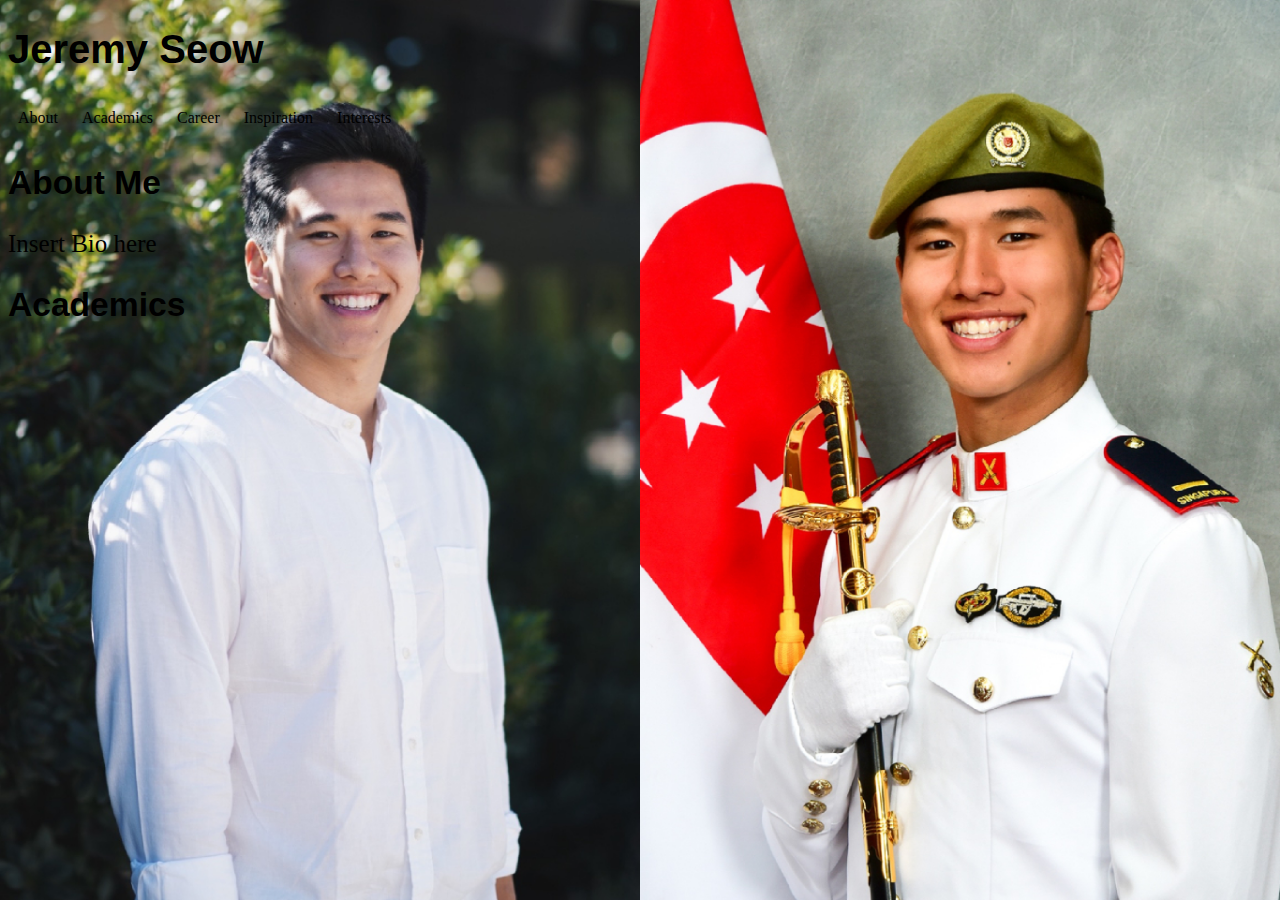
<file: academics.html>
<!DOCTYPE html>
<html>
    <head>
		<meta charset='UTF-8'/>
		<title>Academics</title>
		<link rel="stylesheet" href="style.css">
    </head>
    
    <body>
        <header>
			<nav>
				<h1>Jeremy Seow</h1>
				<li><a href="index.html">About</a></li>
				<li><a href="academics.html">Academics</a></li>
				<li><a href="career.html">Career</a></li>
				<li><a href="inspiration.html">Inspiration</a></li>
				<li><a href="interests.html">Interests</a></li>
				<h2>About Me</h2>
				<p> Insert Bio here</p>
			</nav>
		</header>

			<h2>Academics</h2>
    </body>

</html>
</file>
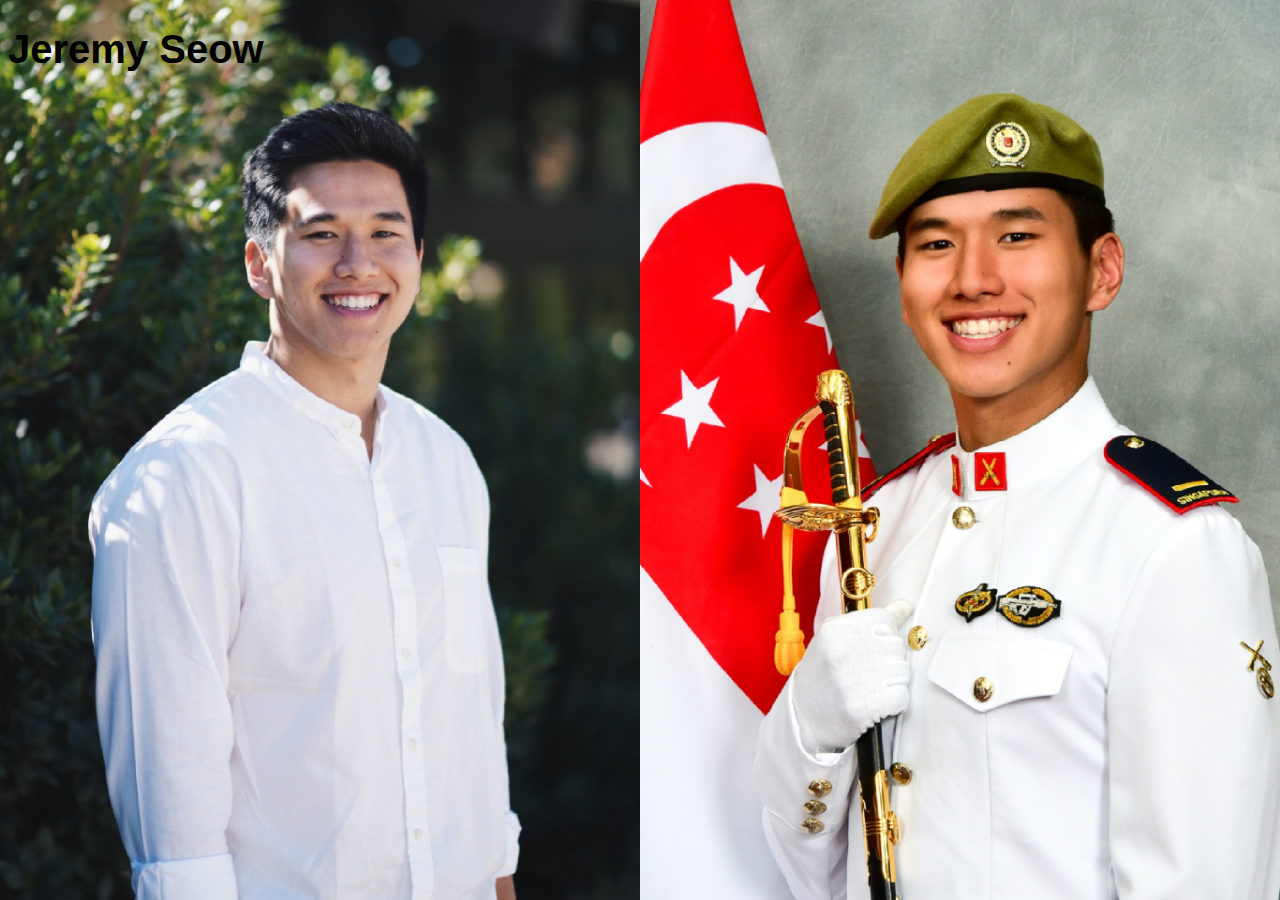
<file: background.html>
<!DOCTYPE html>
<html>
    <head>

    
        <title>Jeremy Seow</title>
        <link rel="stylesheet" href="style.css">

    </head> 

    <body>
        <div id="main-content">
            
            <h1>Jeremy Seow</h1>
            
            <div id="banner"></div>
            
        </div>
    </body>
</html>
</file>
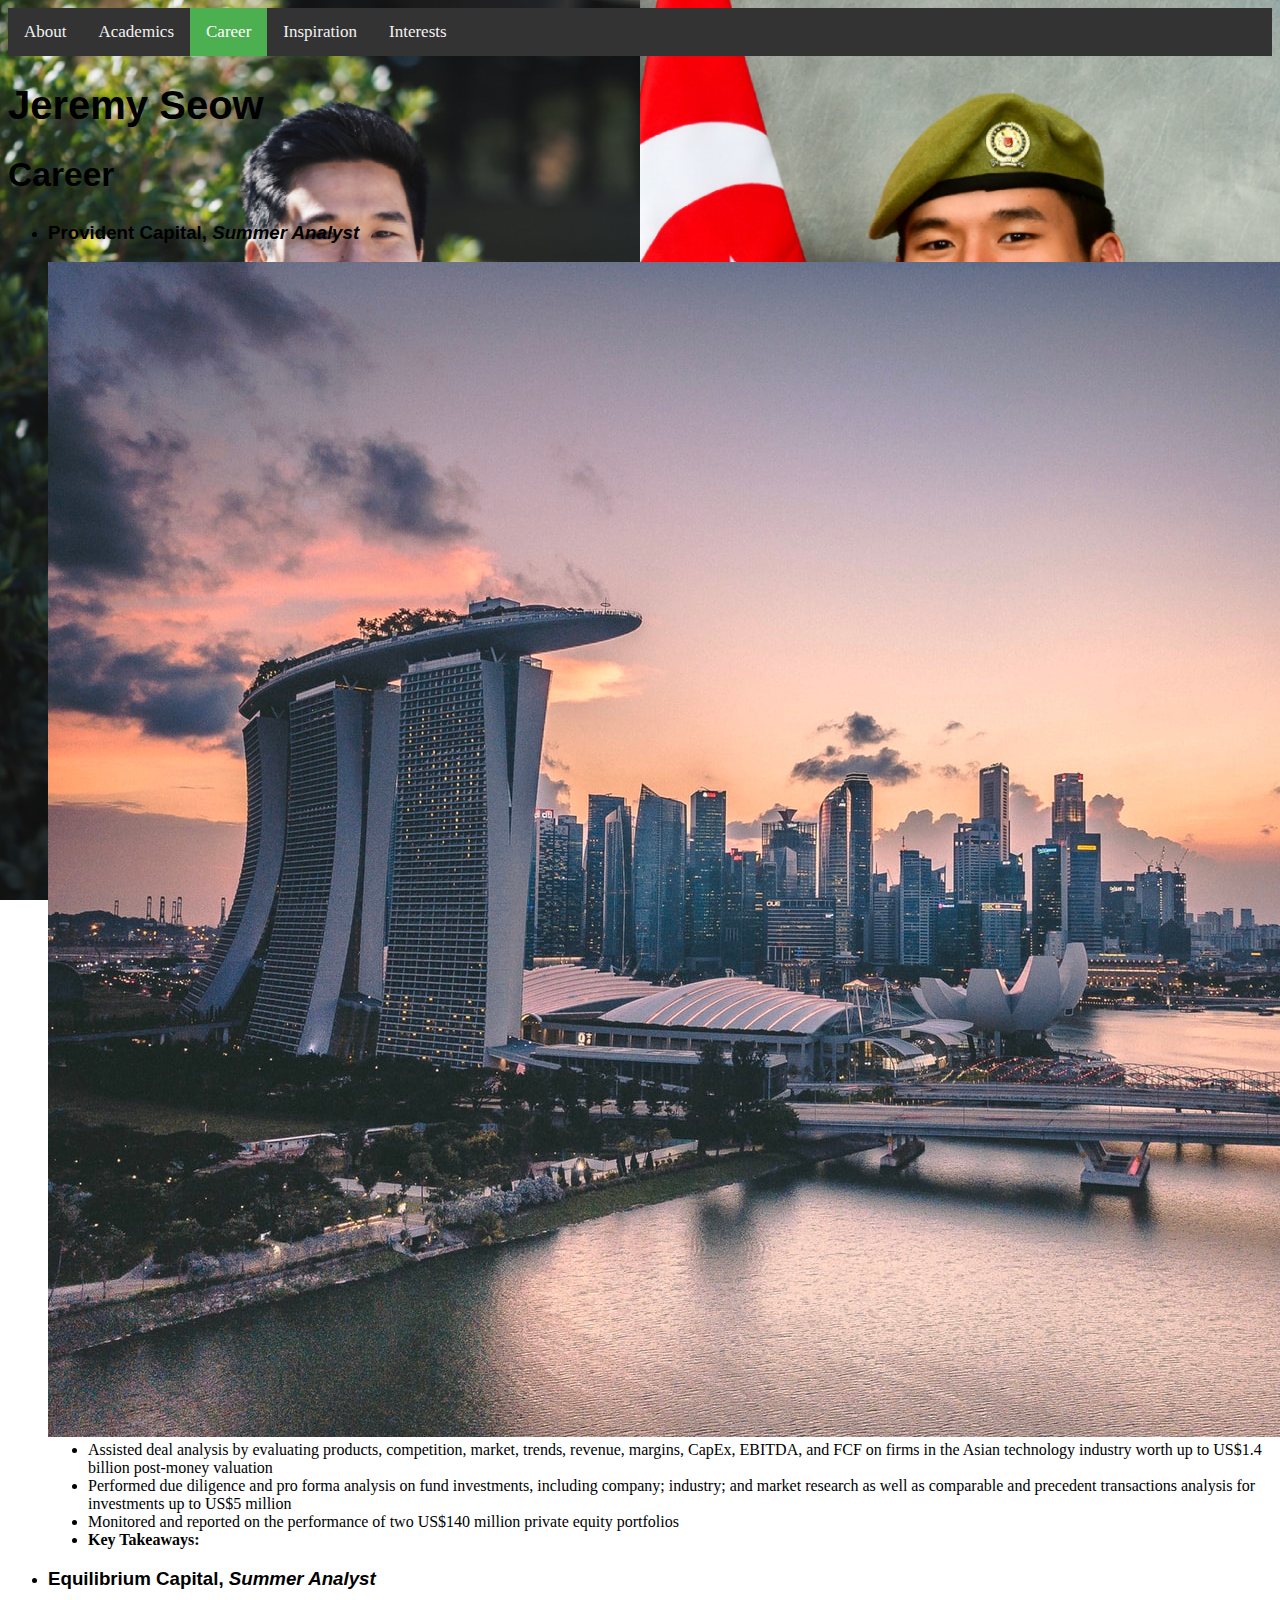
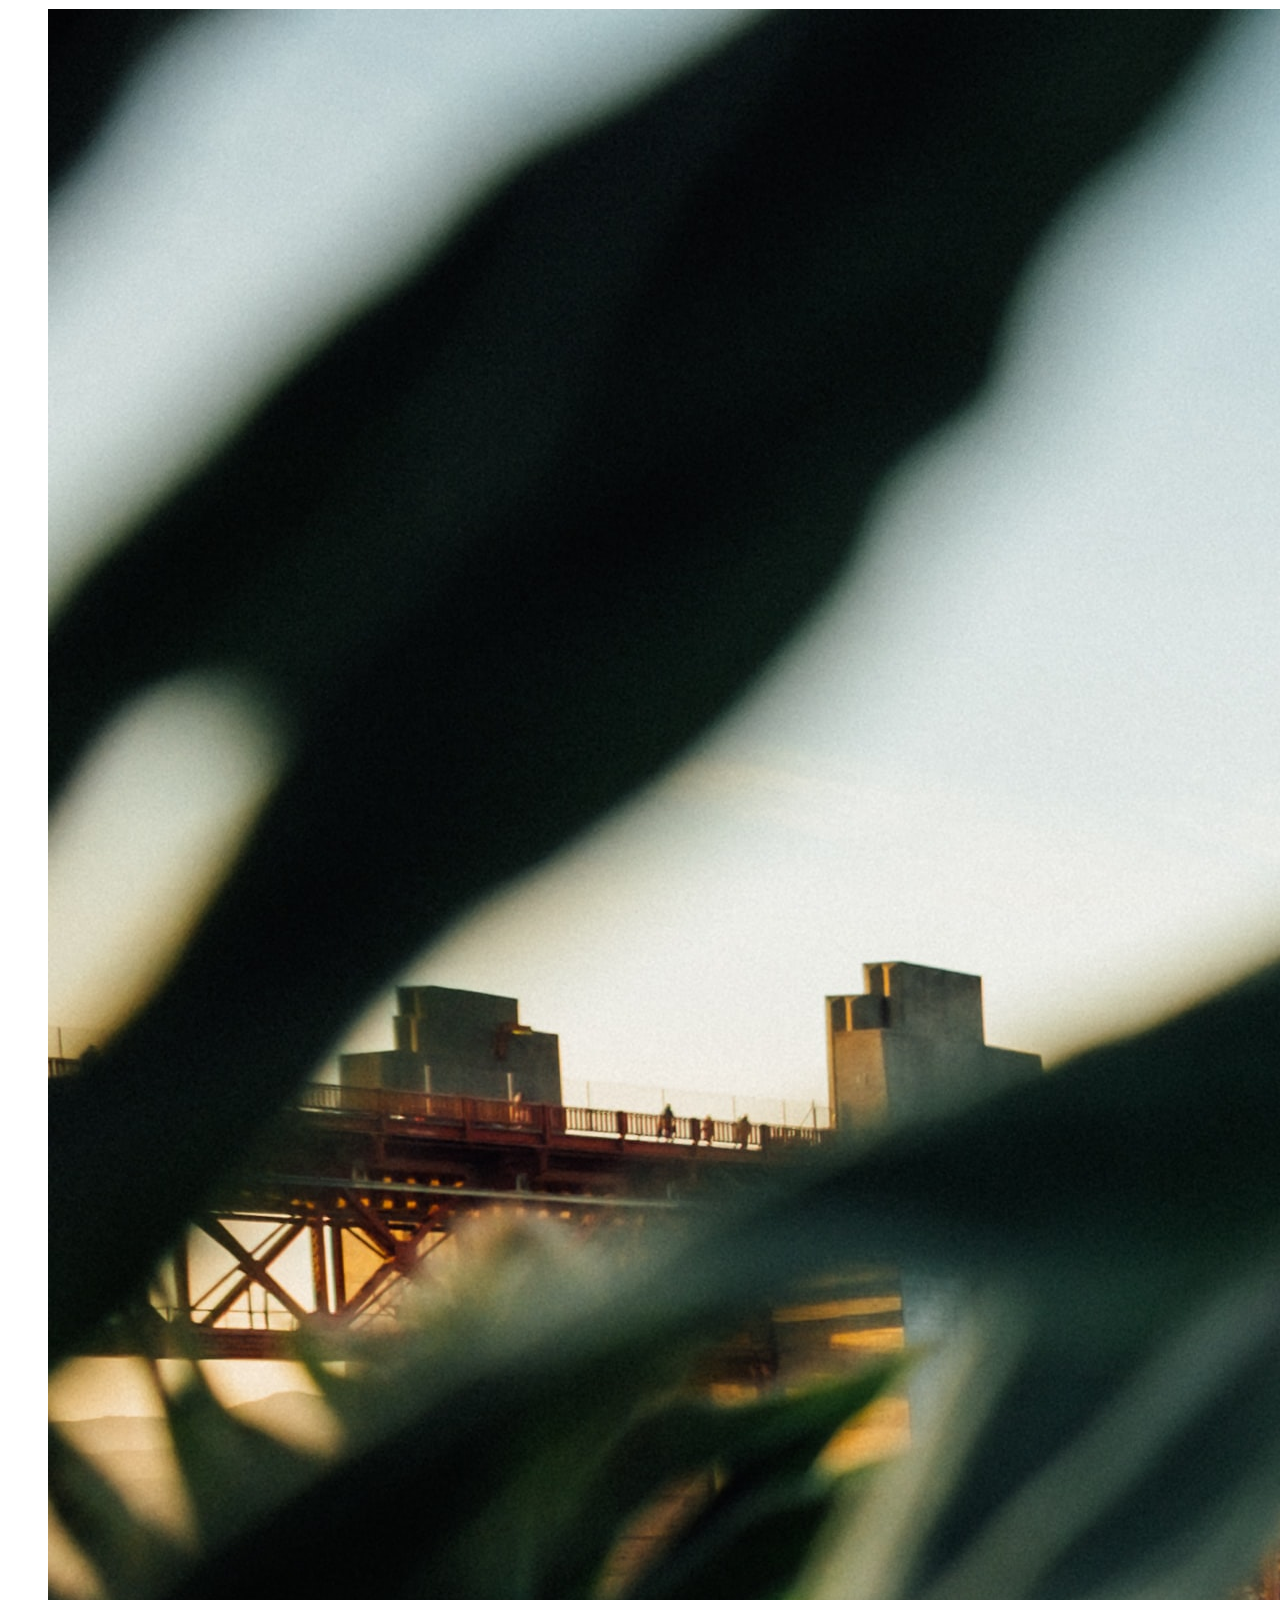
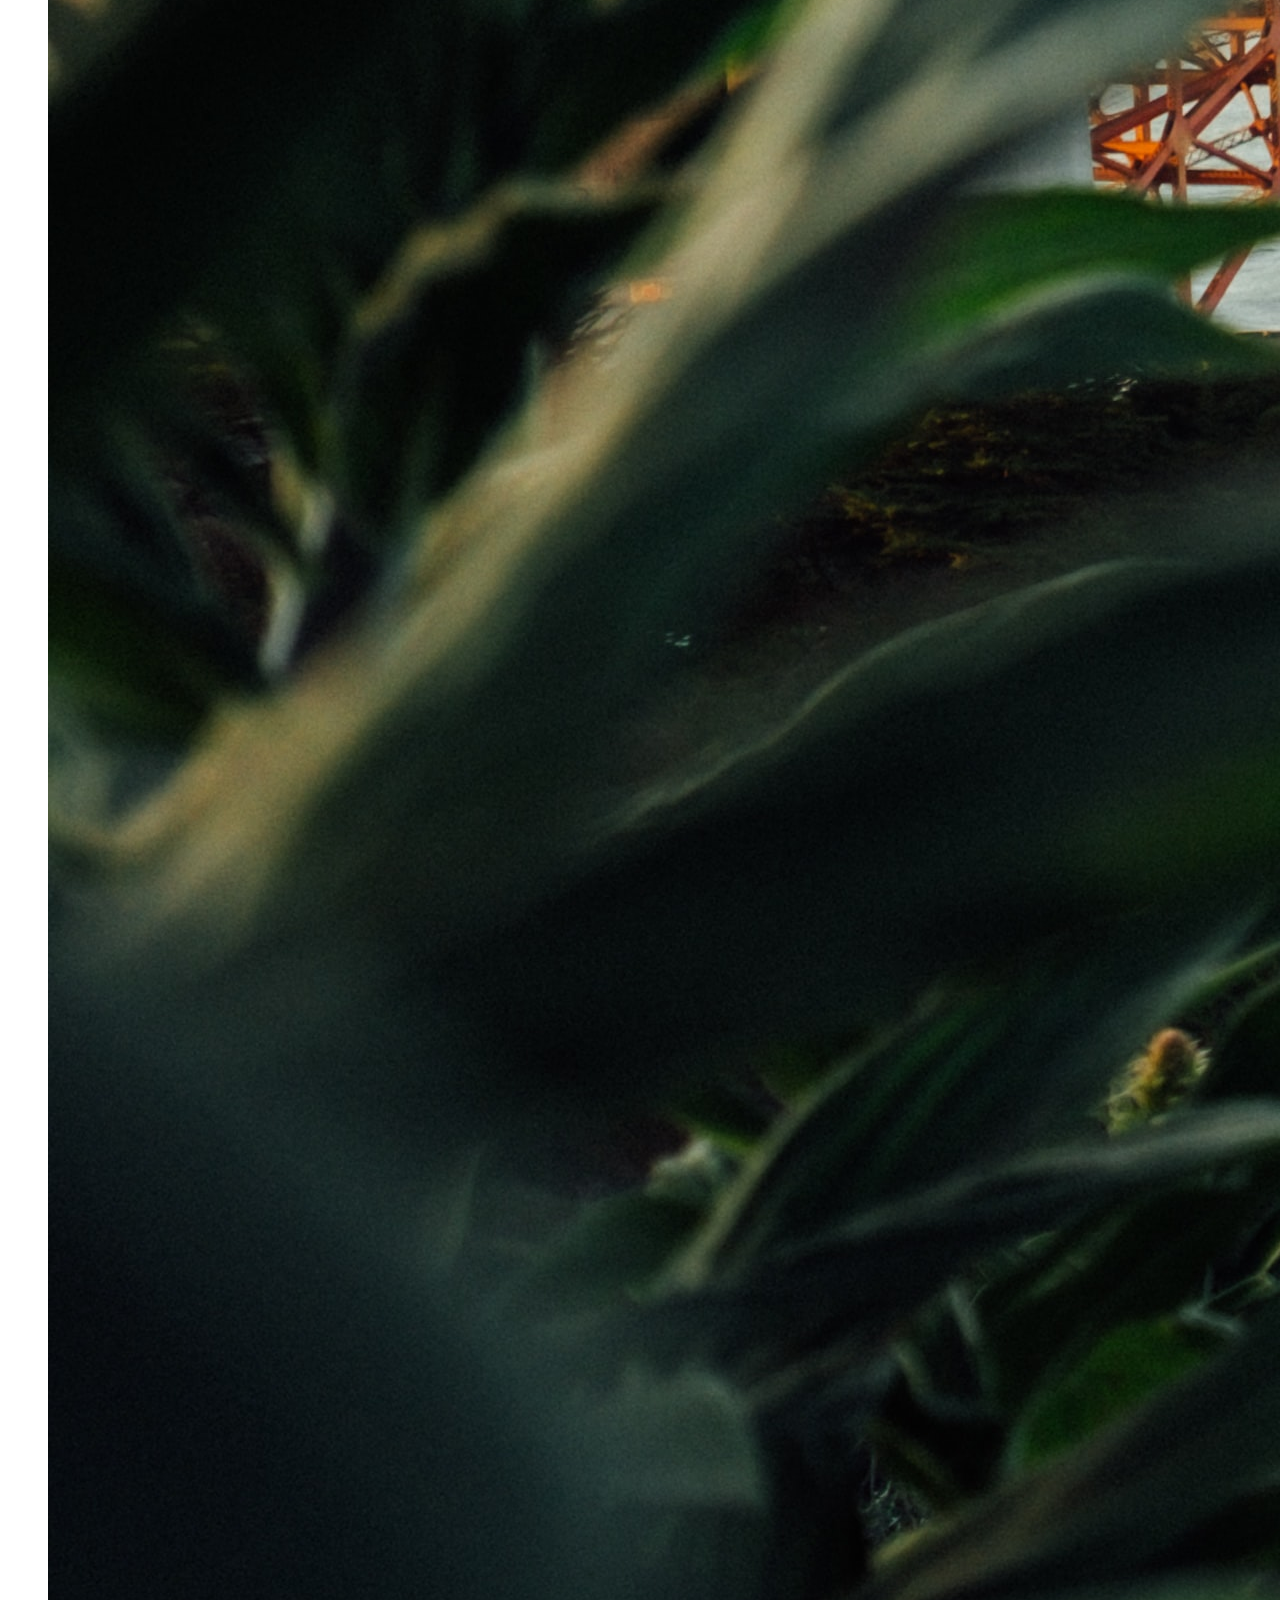
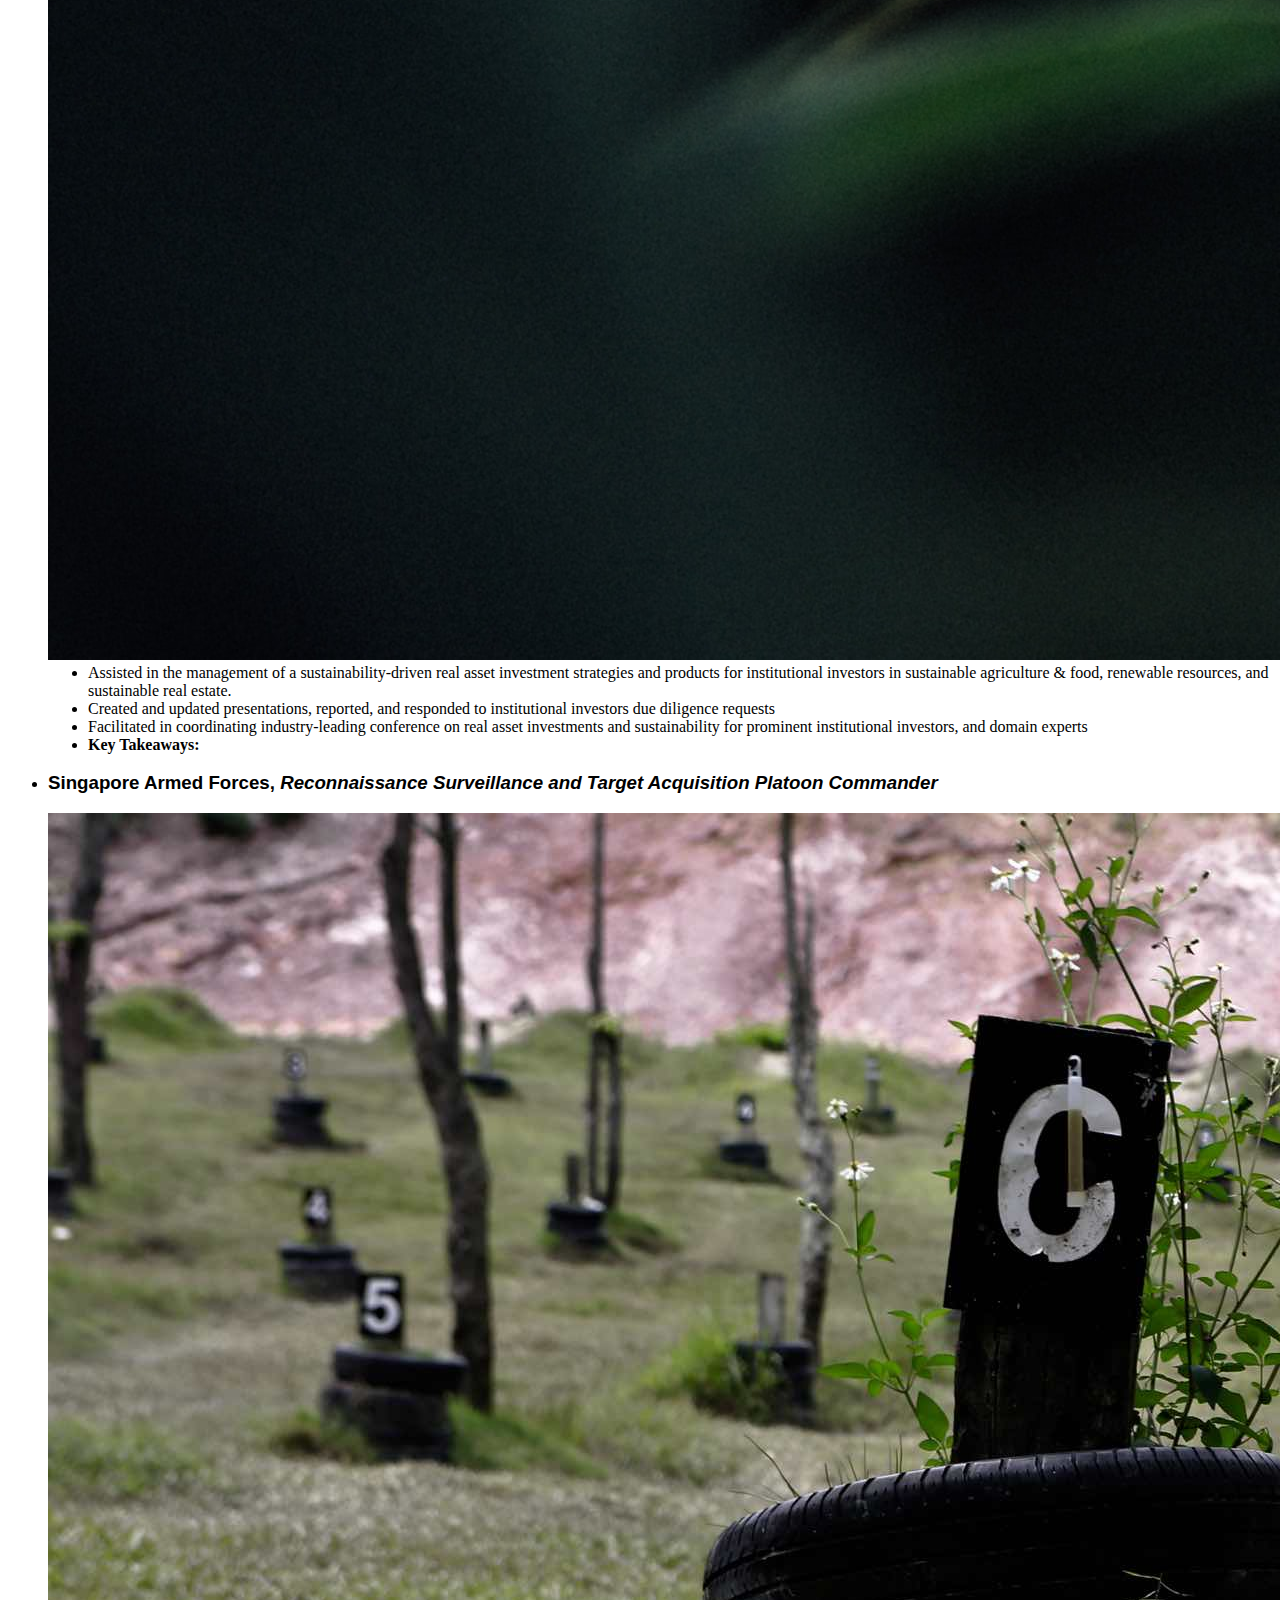
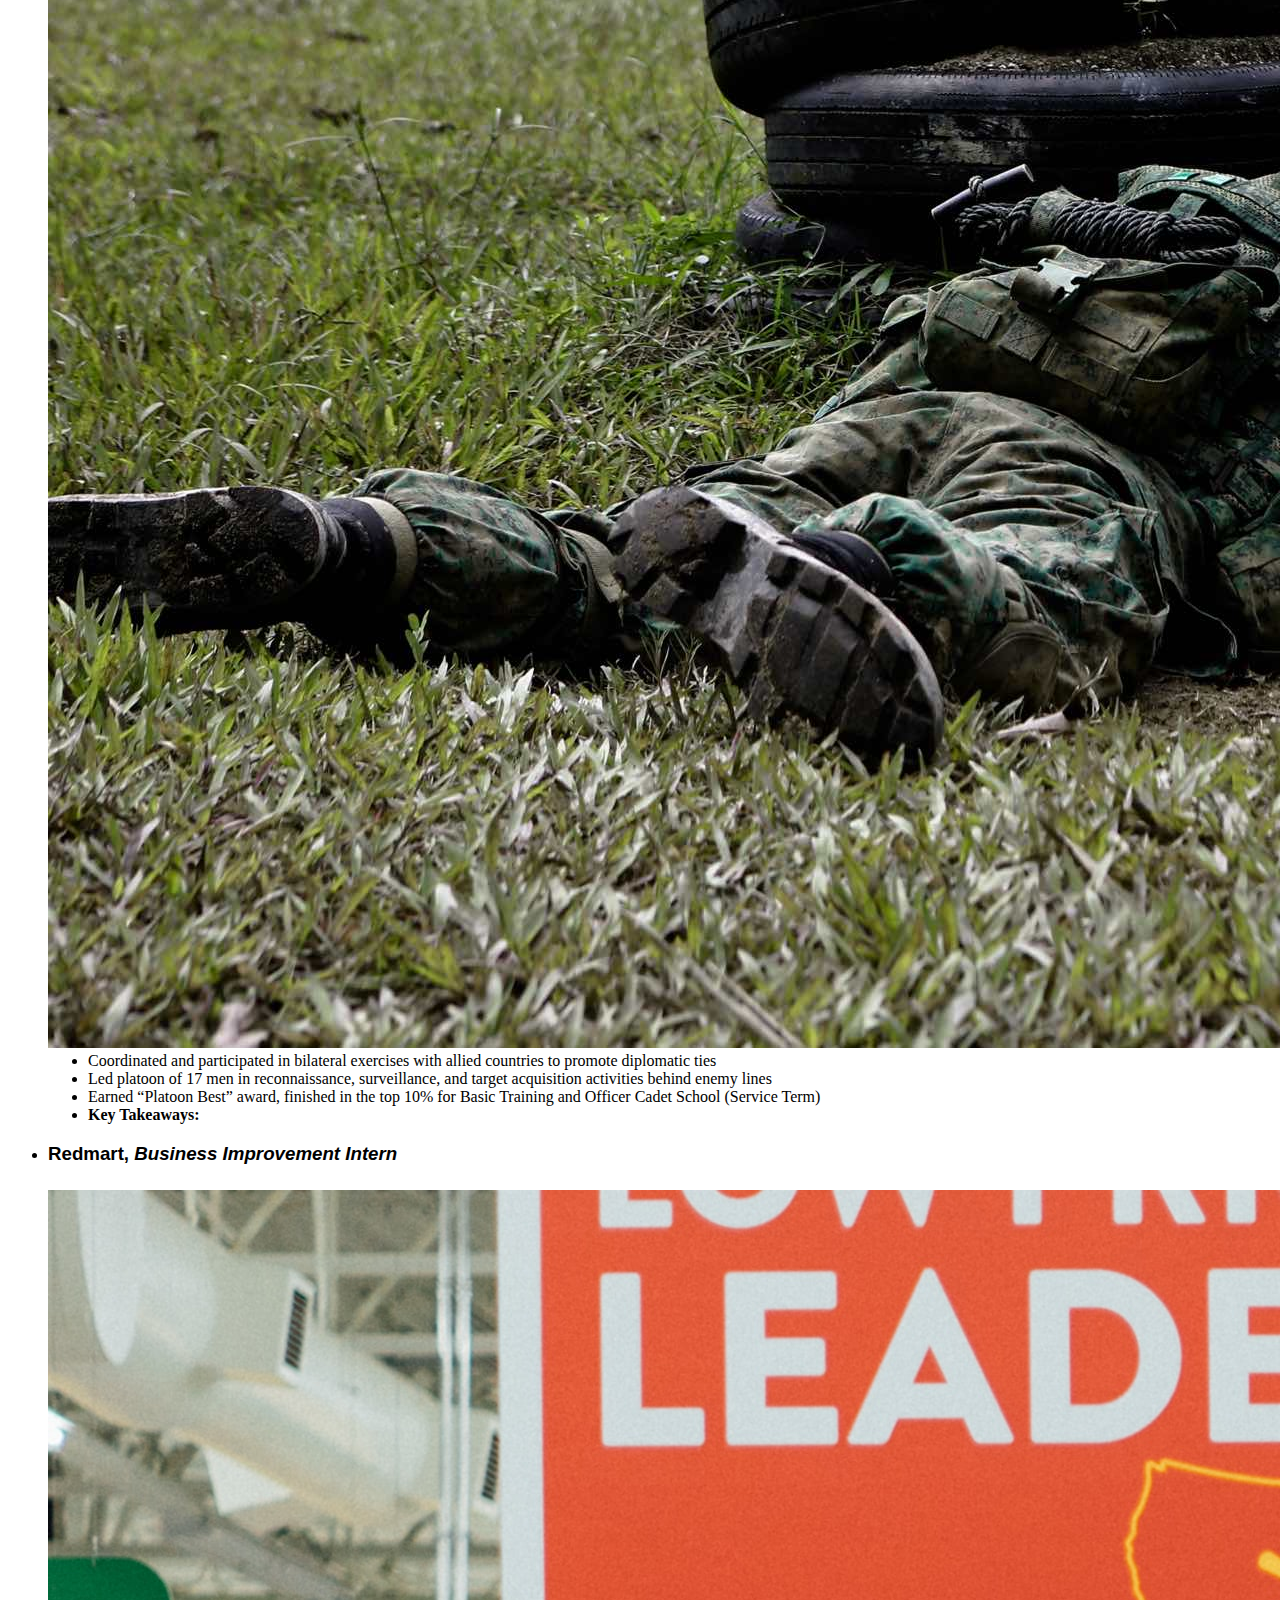
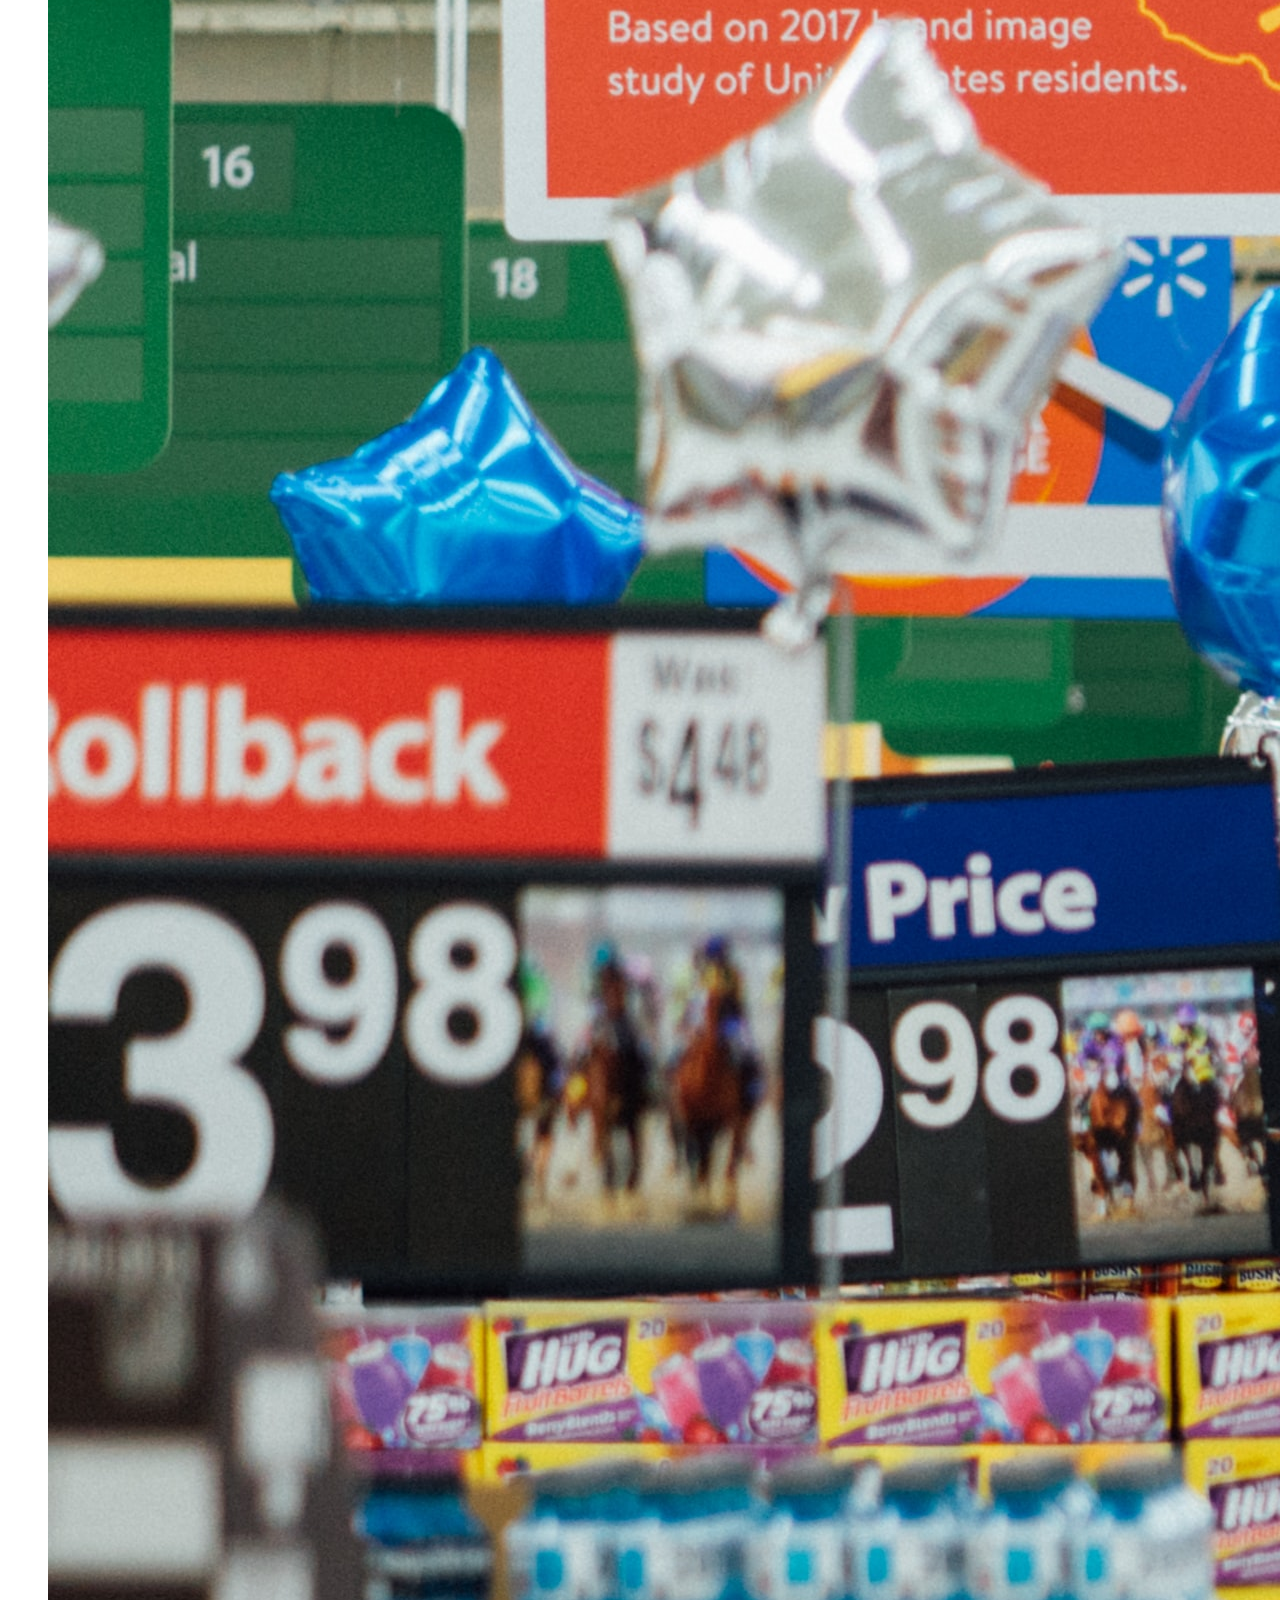
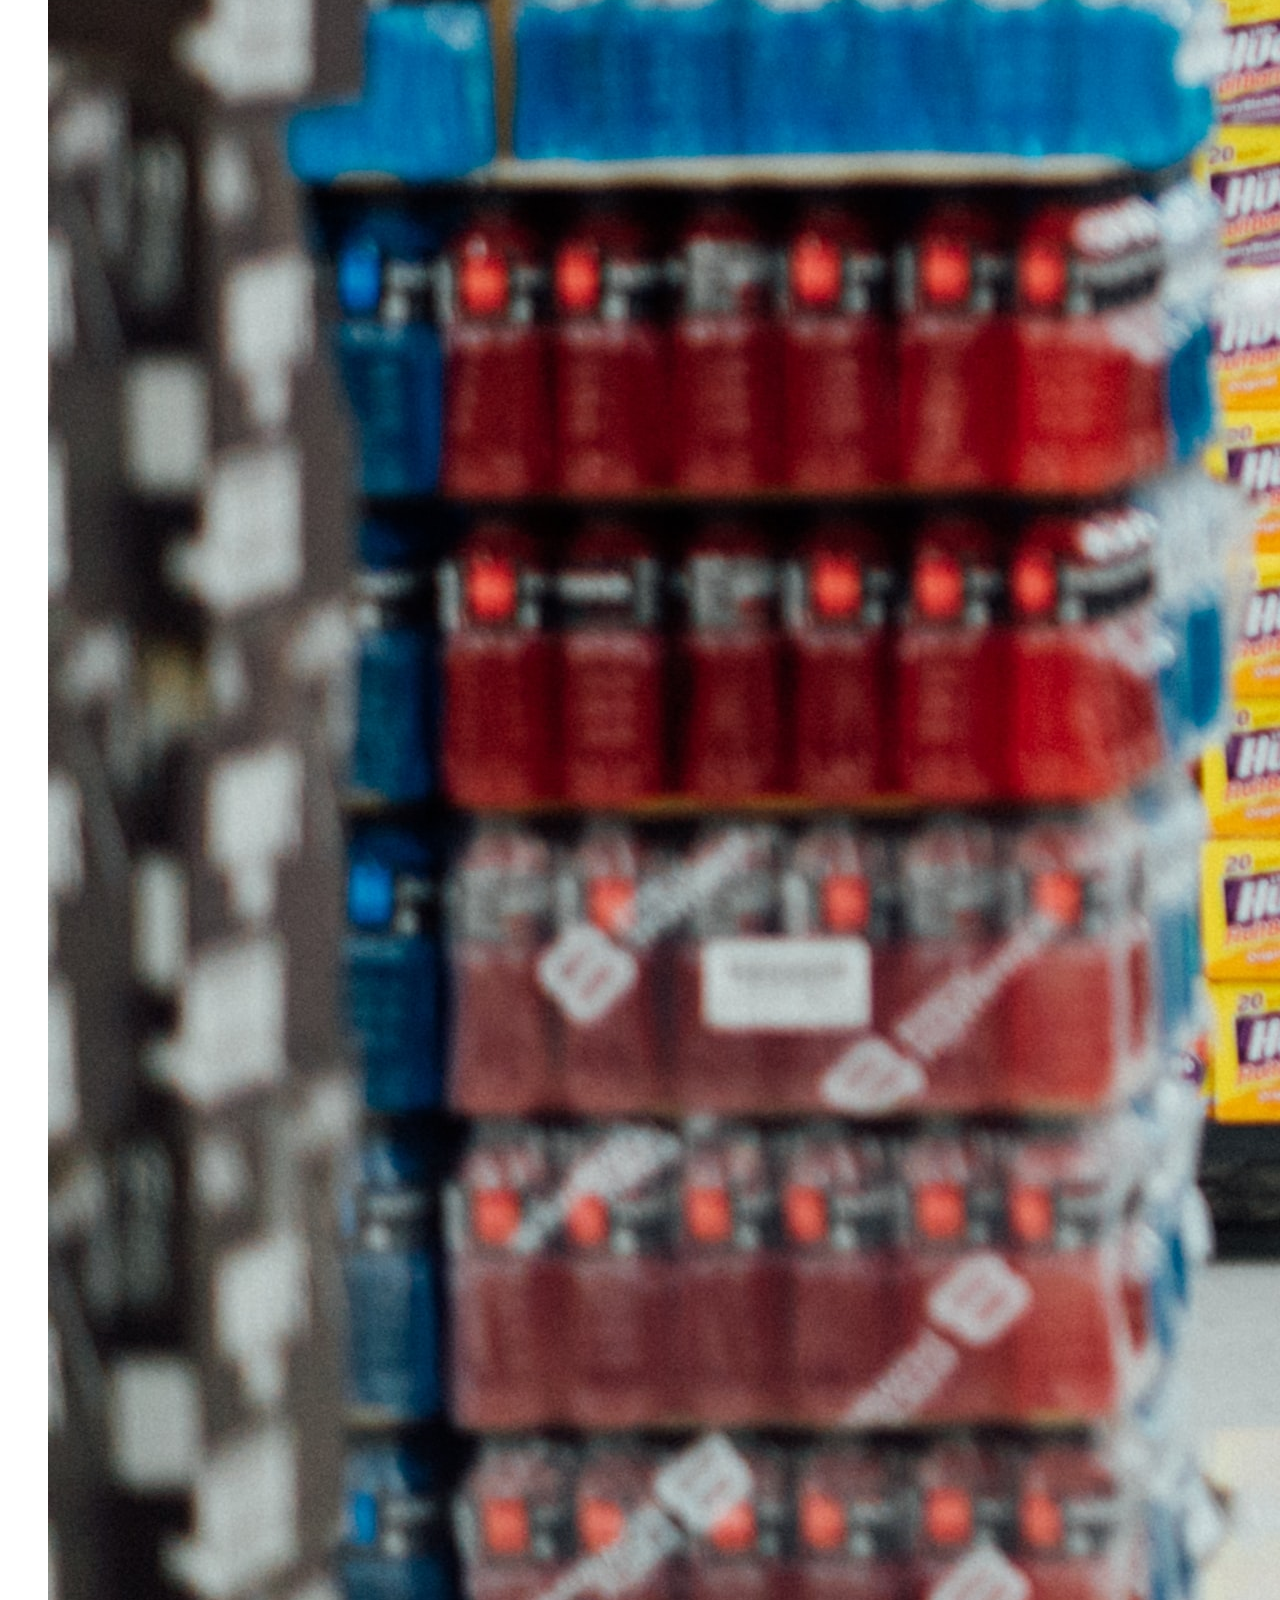
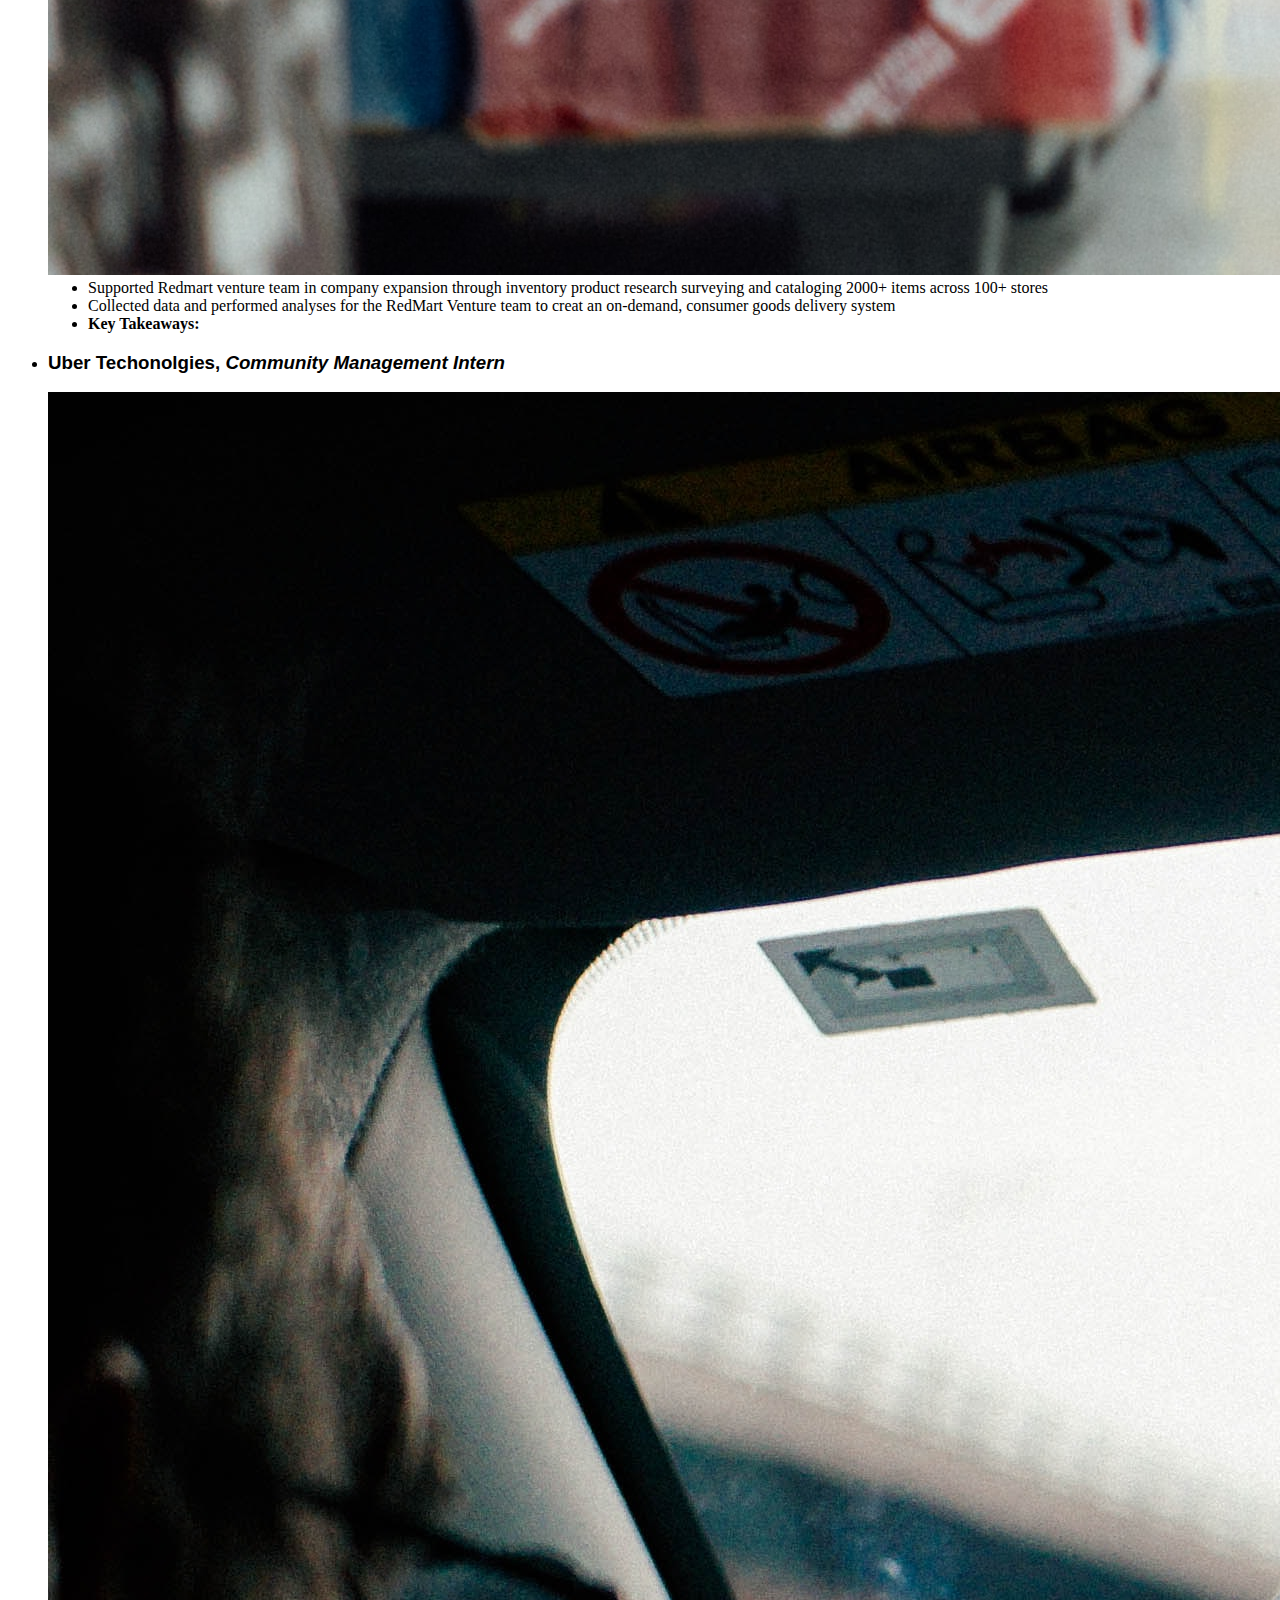
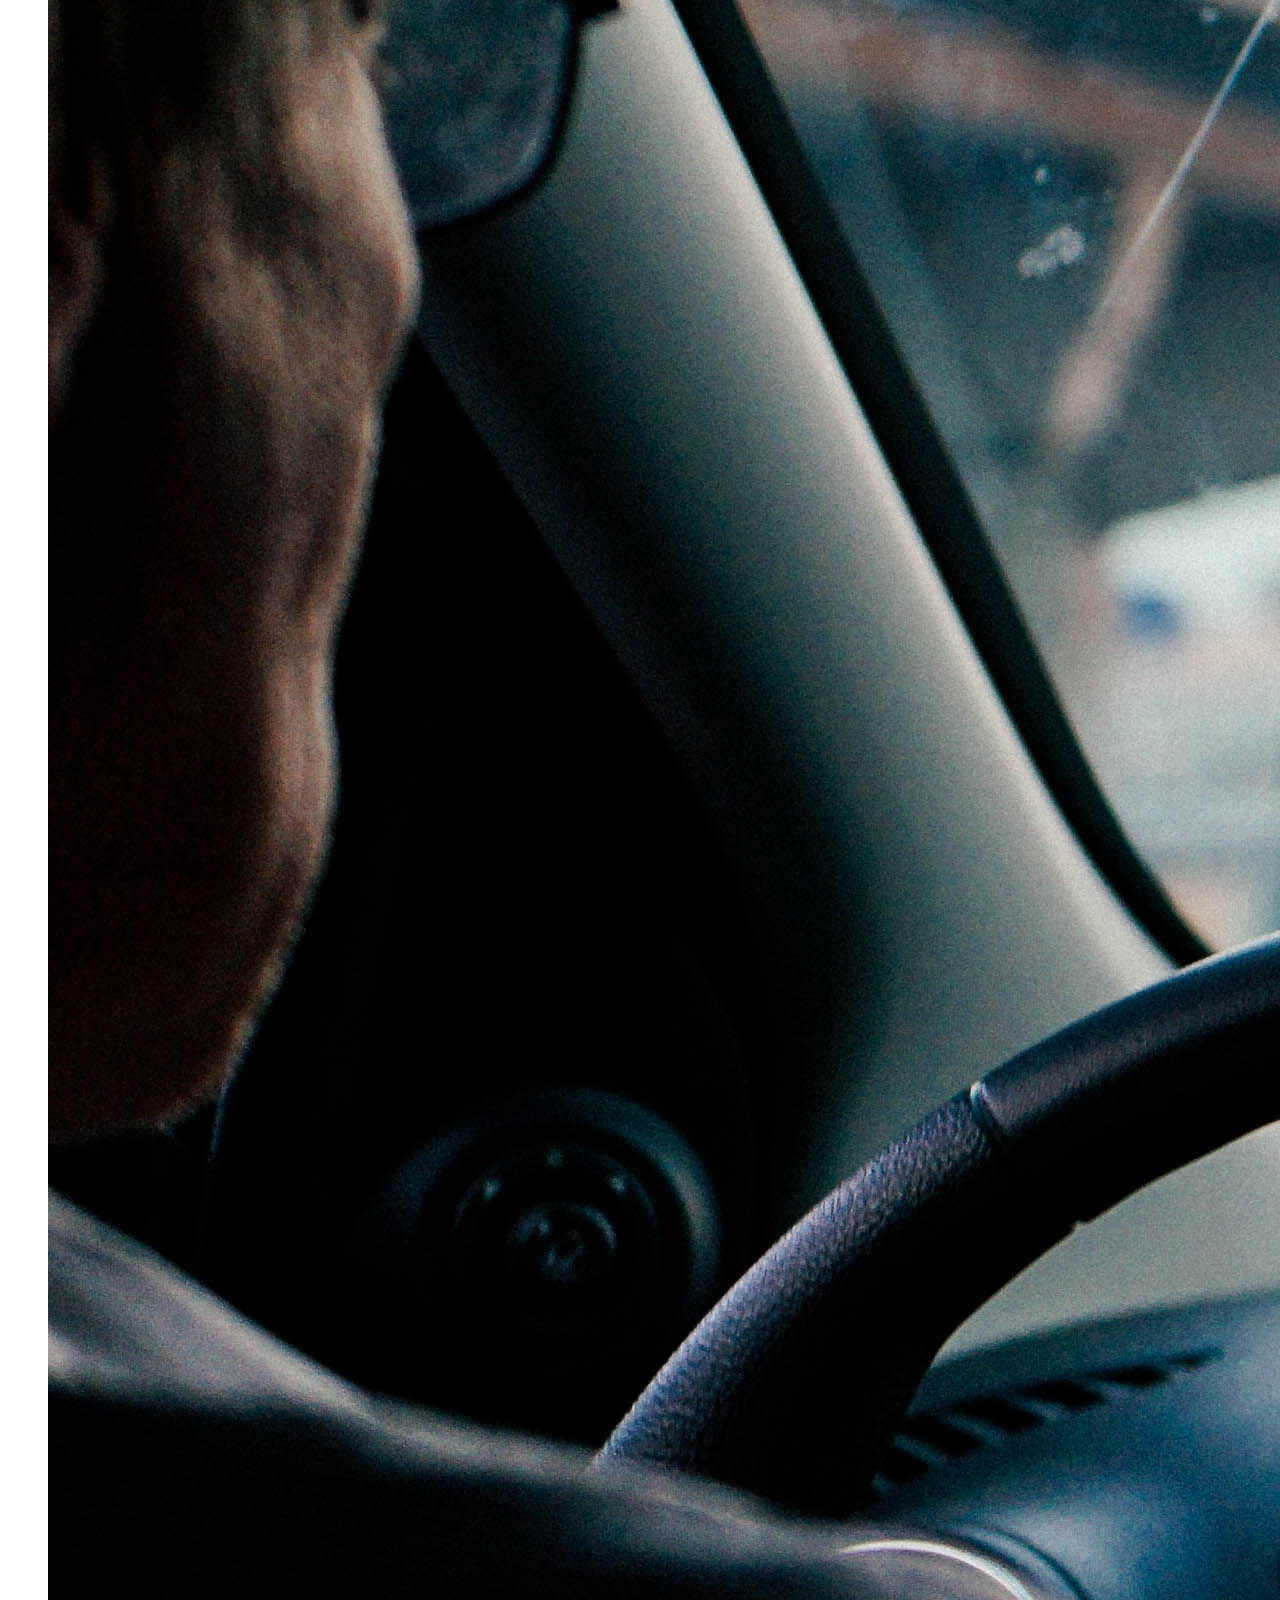
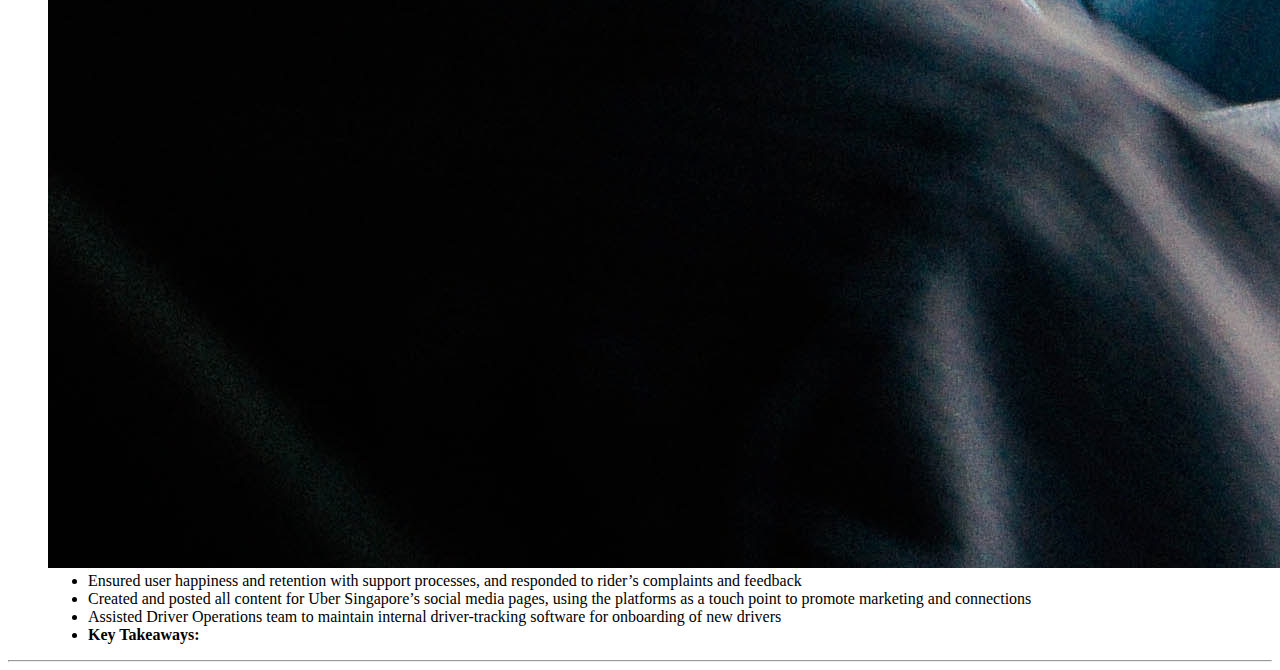
<file: career.html>
<!DOCTYPE html>
<html>
    <head>
		<meta charset='UTF-8'/>
		<title>Career</title>
		<link rel="stylesheet" href="style.css">
    </head>
    
    <body>		
		<header>
			<div class="topnav">
				<a href="index.html">About</a></li>
				<a href="academics.html">Academics</a>
				<a class ="active" href="career.html">Career</a>
				<a href="inspiration.html">Inspiration</a>
				<a href="interests.html">Interests</a>
			</div>


			<nav>
				<h1>Jeremy Seow</h1>

			</nav>
		</header>
        <h2>Career</h2>		
		<ul>
		  <li><h3>Provident Capital, <em>Summer Analyst</em></h3></li>
		  <img class="resume" src="/images/providentHeader.jpg" alt="Singapore Skyline">
			<ul>
				<li>
					Assisted deal analysis by evaluating products, competition, market, trends, revenue, margins, CapEx, EBITDA,
					and FCF on firms in the Asian technology industry worth up to US$1.4 billion post-money valuation
				</li>
				<li>
					Performed due diligence and pro forma analysis on fund investments, including company; industry; and market 
					research as well as comparable and precedent transactions analysis for investments up to US$5 million
				</li>
				<li>
					Monitored and reported on the performance of two US$140 million private equity portfolios
                </li>
                <li>
                    <strong>Key Takeaways:</strong>
                </li>
			</ul>

		  <li><h3>Equilibrium Capital, <em>Summer Analyst</em></h3></li>
		  <img class="resume" src="/images/eqHeader.jpg" alt="Golden Gate Bridge">

			<ul>
				<li>
					Assisted in the management of a sustainability-driven real asset investment strategies and products for institutional investors
					in sustainable agriculture & food, renewable resources, and sustainable real estate.
				</li>
				<li>
					Created and updated presentations, reported, and responded to institutional investors due diligence requests
				</li>
				<li>
					Facilitated in coordinating industry-leading conference on real asset investments and sustainability for prominent institutional
					investors, and domain experts				
                </li>
                <li>
                    <strong>Key Takeaways:</strong>
                </li>
			</ul>


		  <li><h3>Singapore Armed Forces, <em>Reconnaissance Surveillance and Target Acquisition Platoon Commander</em></h3></li>
		  <img class="resume" src="/images/safHeader.jpg" alt="Firing Range">
		 	<ul>
				<li>
					Coordinated and participated in bilateral exercises with allied countries to promote diplomatic ties
				<li>
					Led platoon of 17 men in reconnaissance, surveillance, and target acquisition activities behind enemy lines
				</li>
				<li>
					Earned “Platoon Best” award, finished in the top 10% for Basic Training and Officer Cadet School (Service Term)			</li>
                </li>
                <li>
                    <strong>Key Takeaways:</strong>
                </li>
			</ul>
		  <li><h3>Redmart, <em>Business Improvement Intern</em></p></li>
		  <img class="resume" src="/images/rmHeader.jpg" alt="Supermarket">
			<ul>
				<li>
					Supported Redmart venture team in company expansion through inventory 
					product research surveying and cataloging 2000+ items across 100+ stores				
                </li>
				<li>
					Collected data and performed analyses for the RedMart Venture team to creat an on-demand, 
					consumer goods delivery system				
                </li>
                <li>
                    <strong>Key Takeaways:</strong>
                </li>
			</ul>			
		  <li><h3>Uber Techonolgies, <em>Community Management Intern</em></h3></li>
		  <img class="resume" src="/images/uberHeader.jpg" alt="Supermarket">
			<ul>
				<li>
					Ensured user happiness and retention with support processes, and responded to rider’s complaints and feedback
				</li>
				<li>
					Created and posted all content for Uber Singapore’s social media pages, using the platforms as a touch point to promote
					marketing and connections				
				</li>
				<li>
					Assisted Driver Operations team to maintain internal driver-tracking software for onboarding of new drivers		
                </li>
                <li>
                    <strong>Key Takeaways:</strong>
                </li>
			</ul>
		</ul>		
		<hr/>
    </body>

</html>
</file>
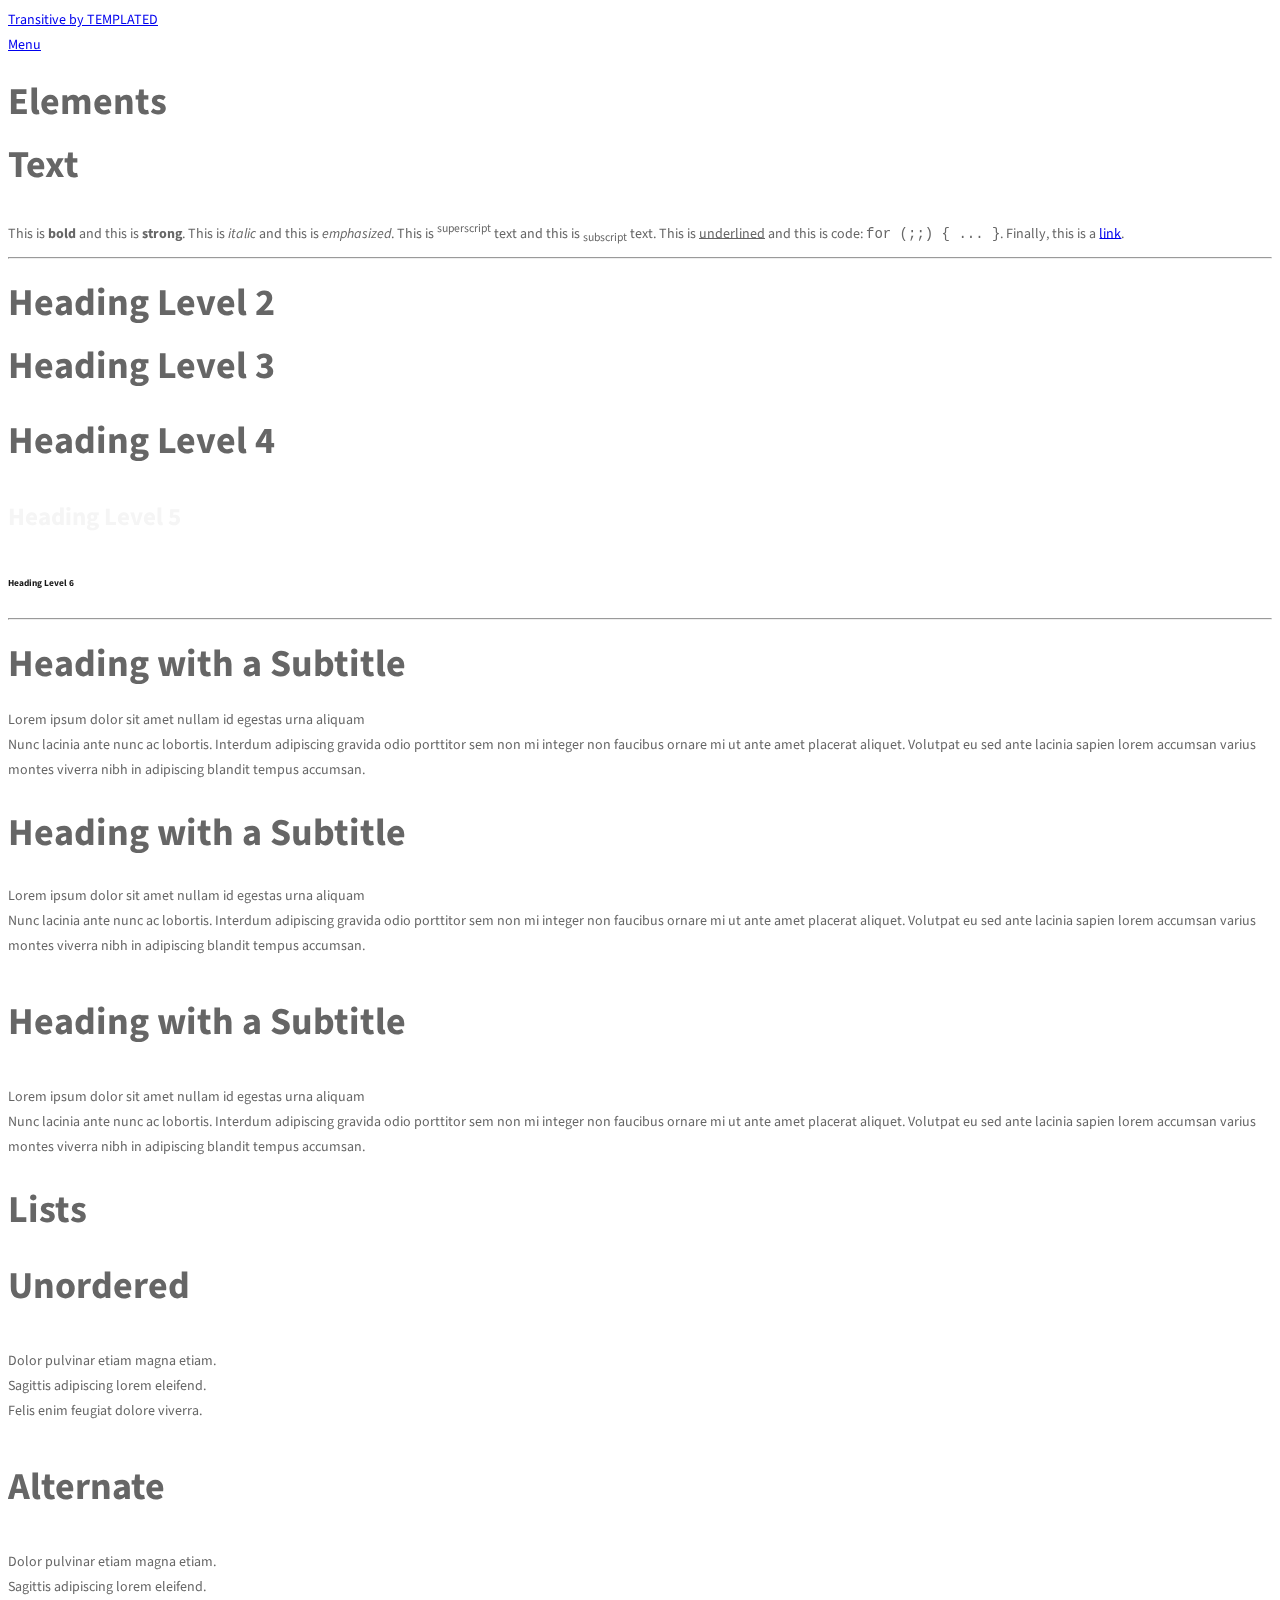
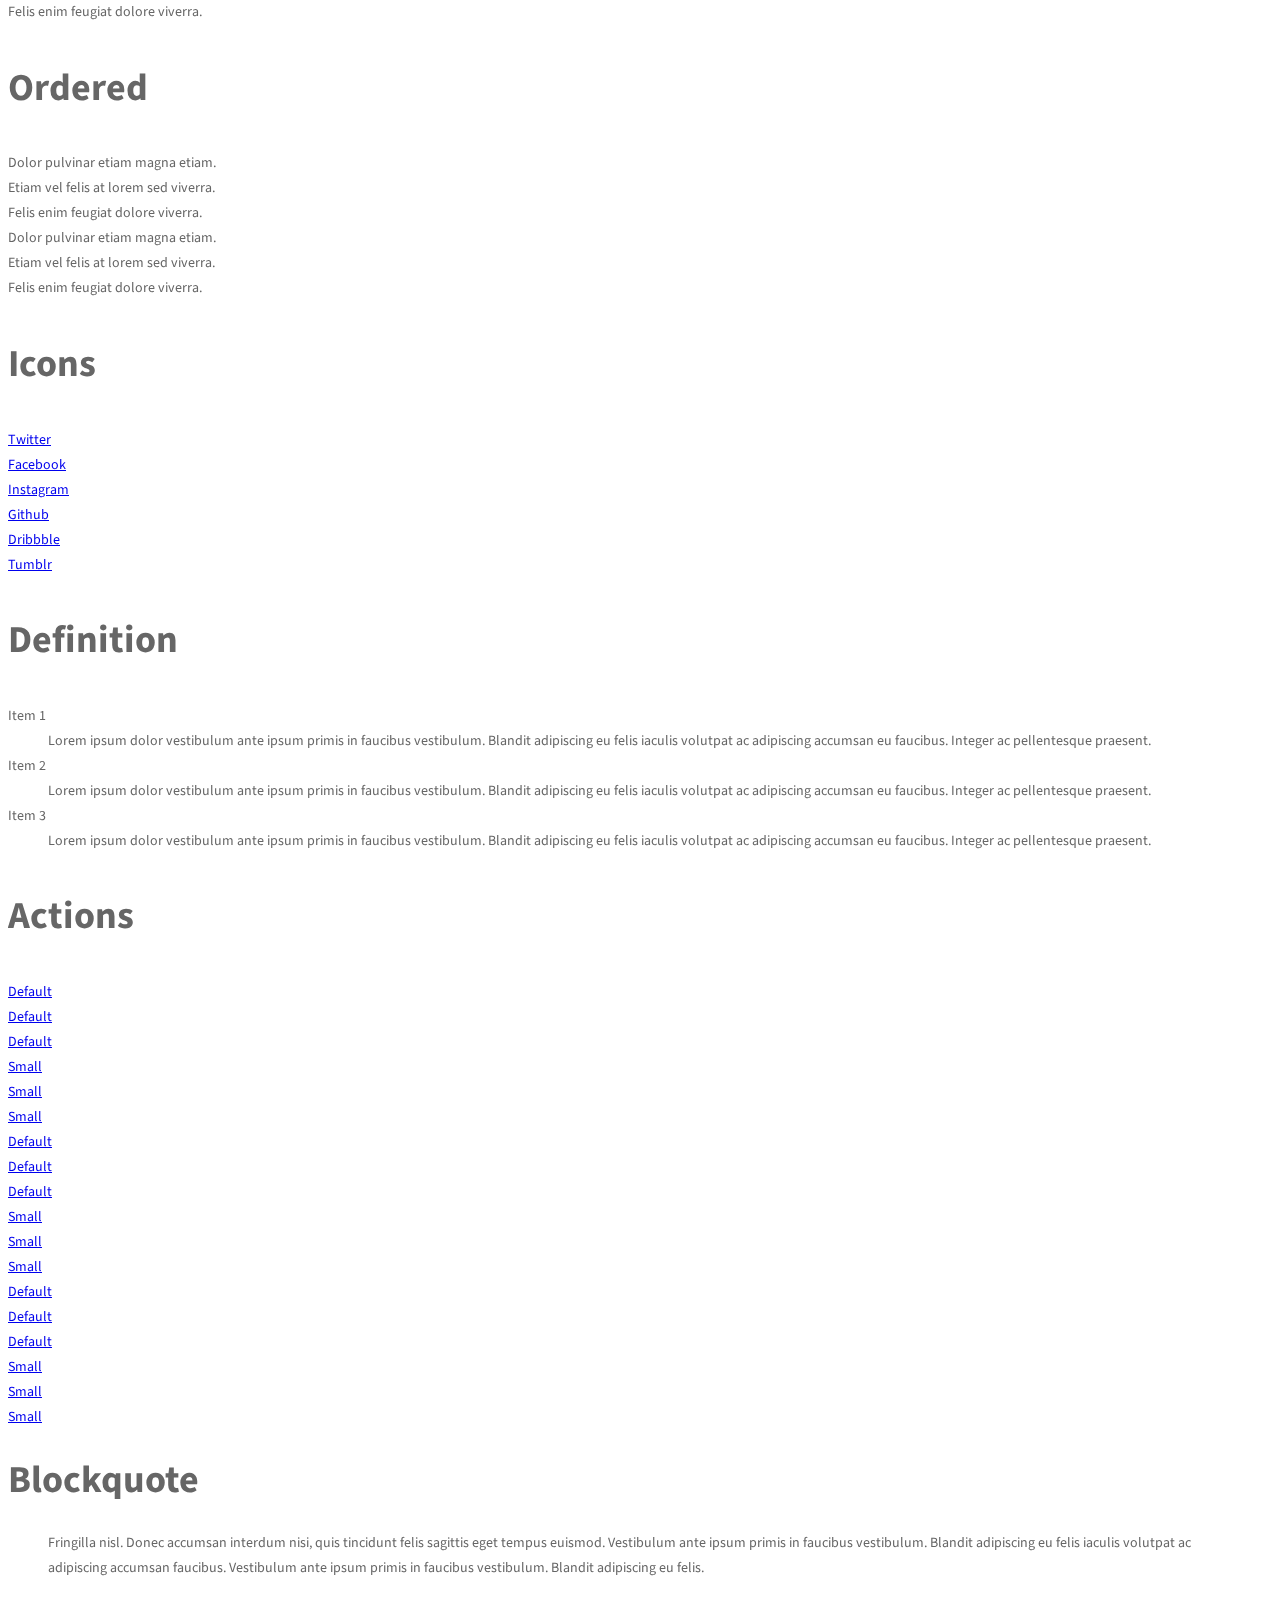
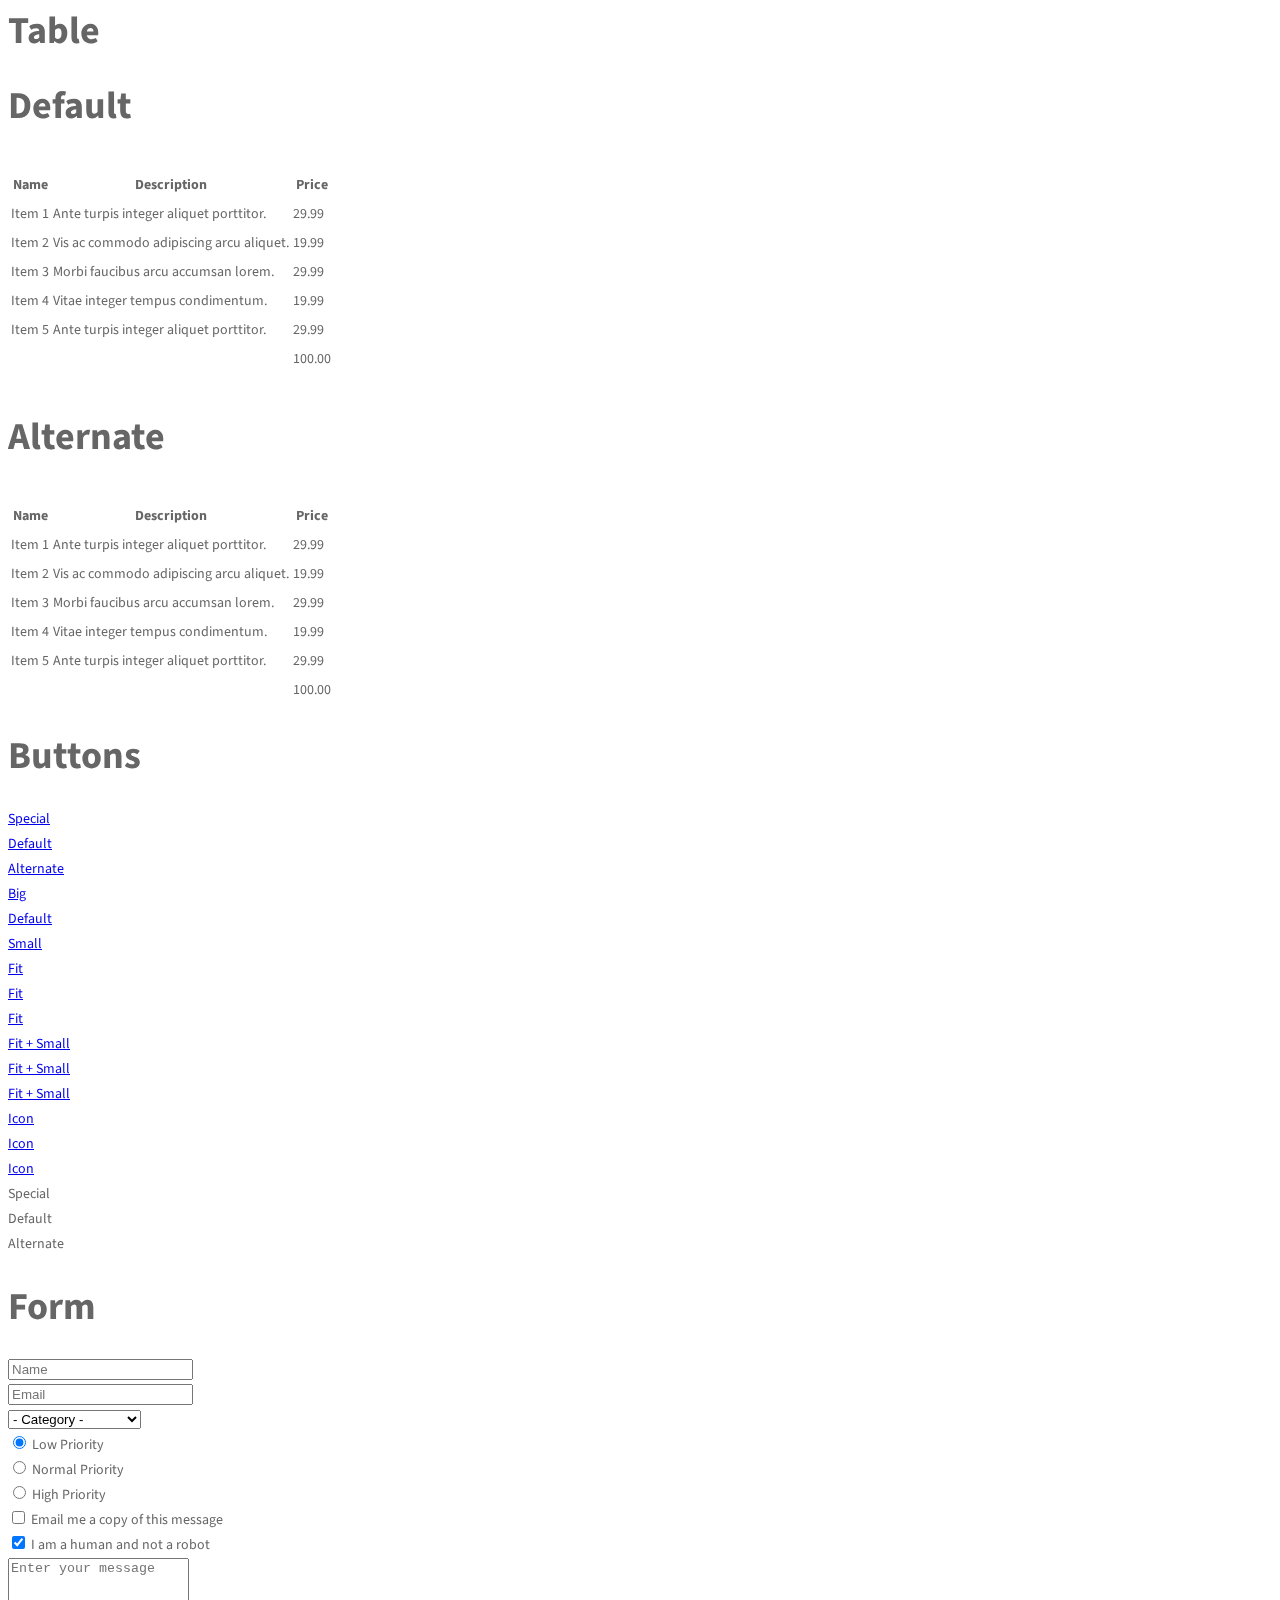
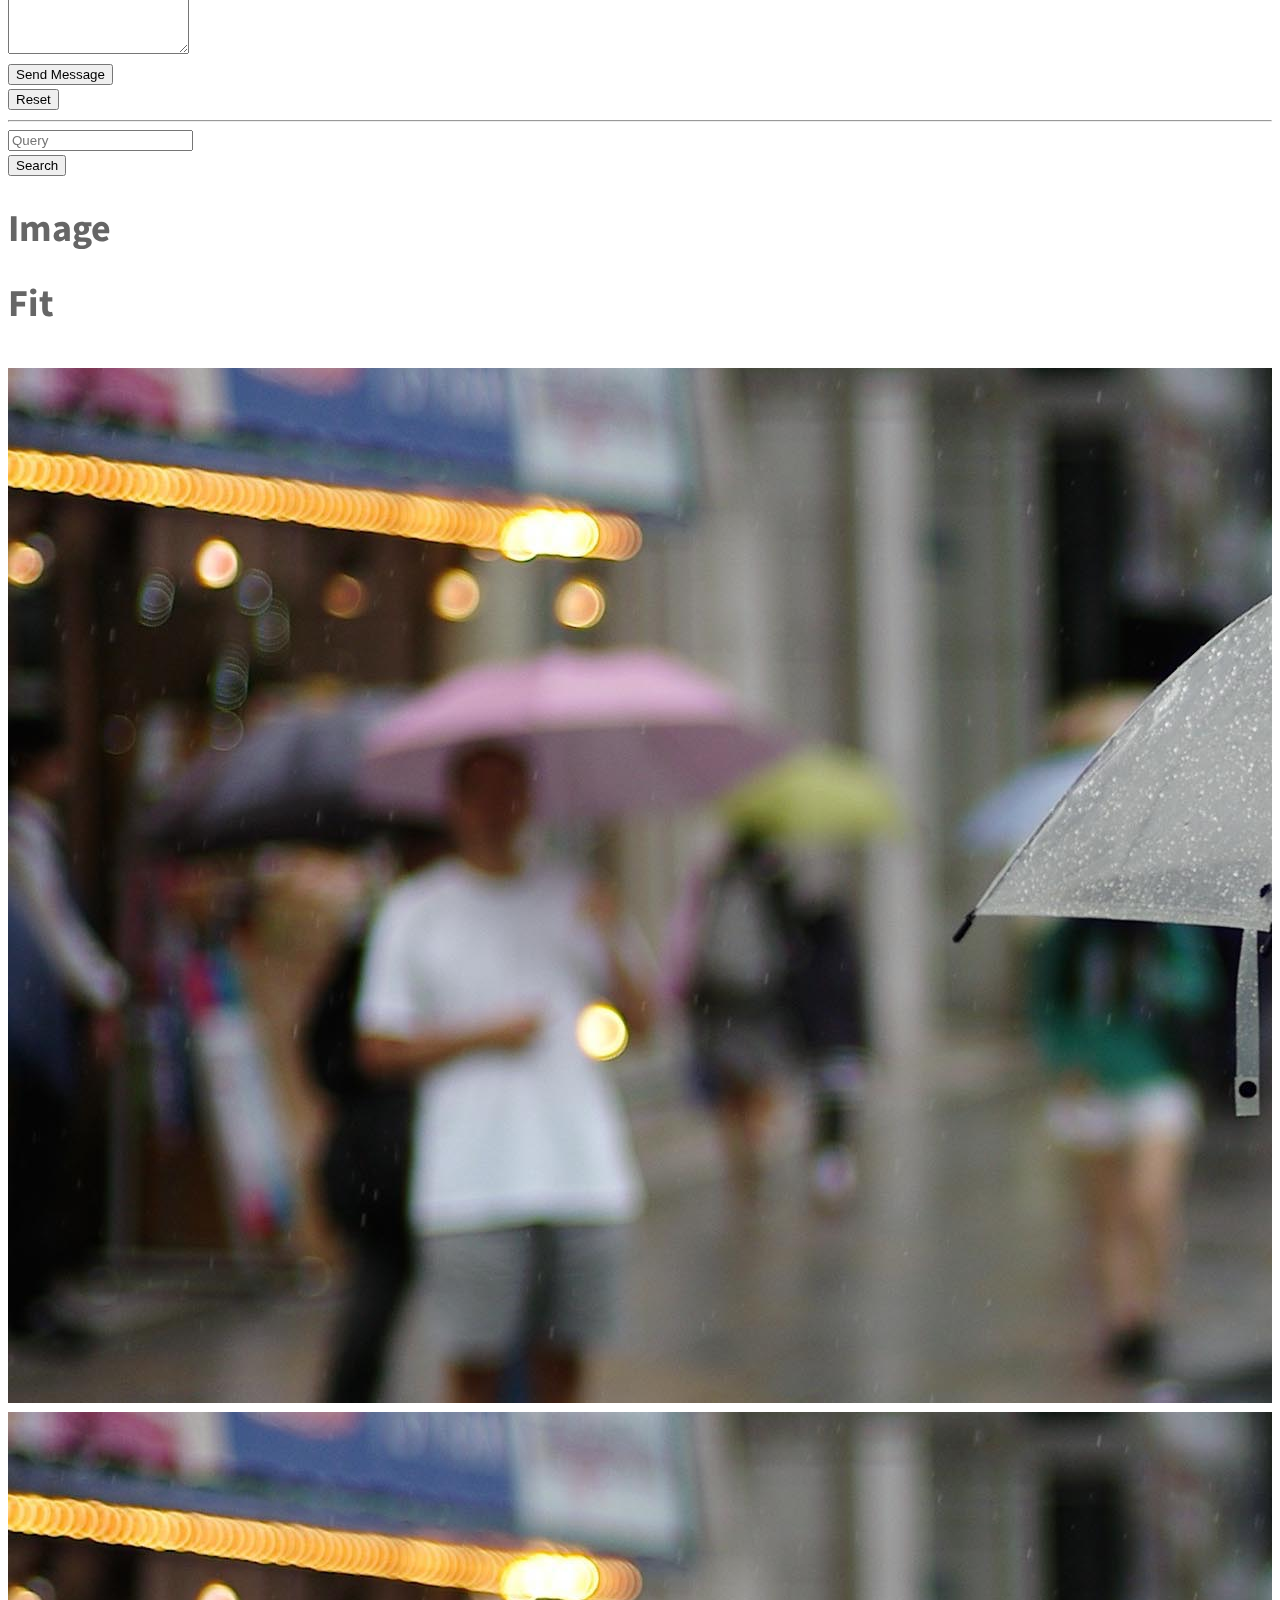
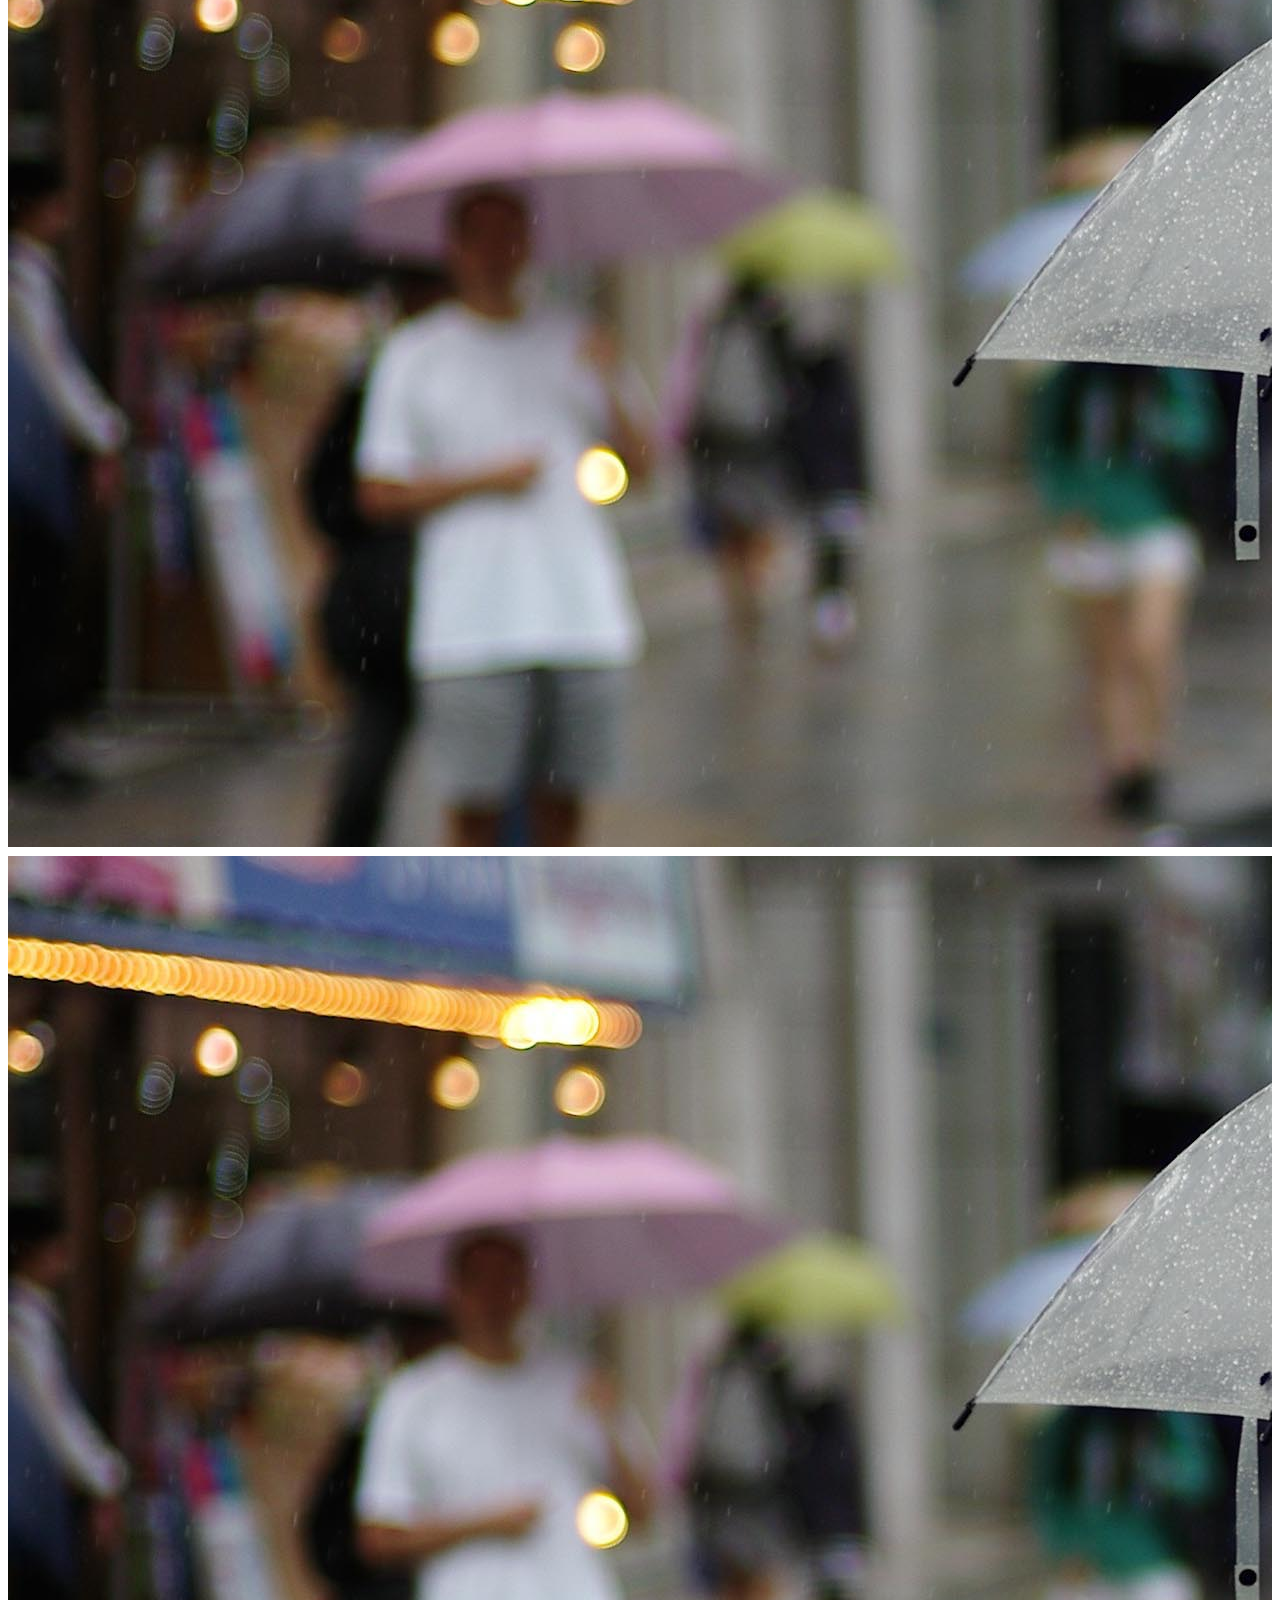
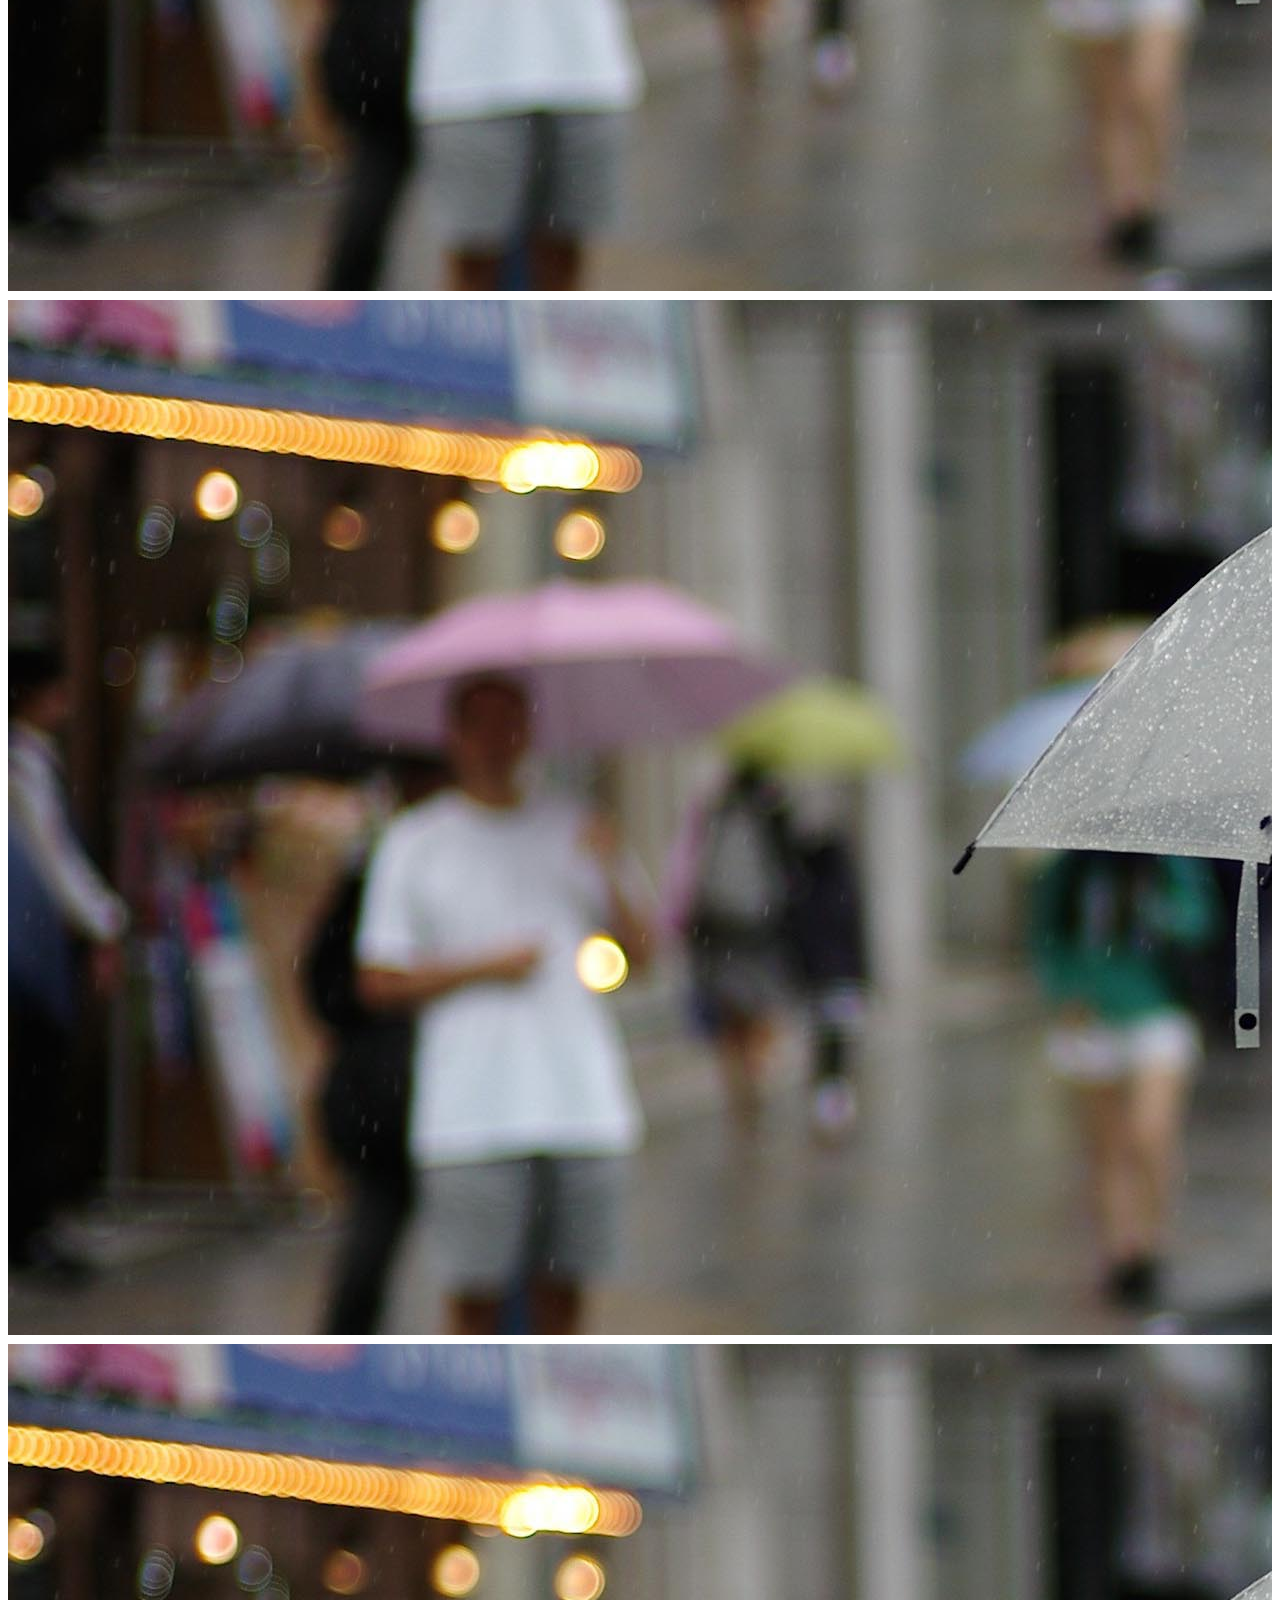
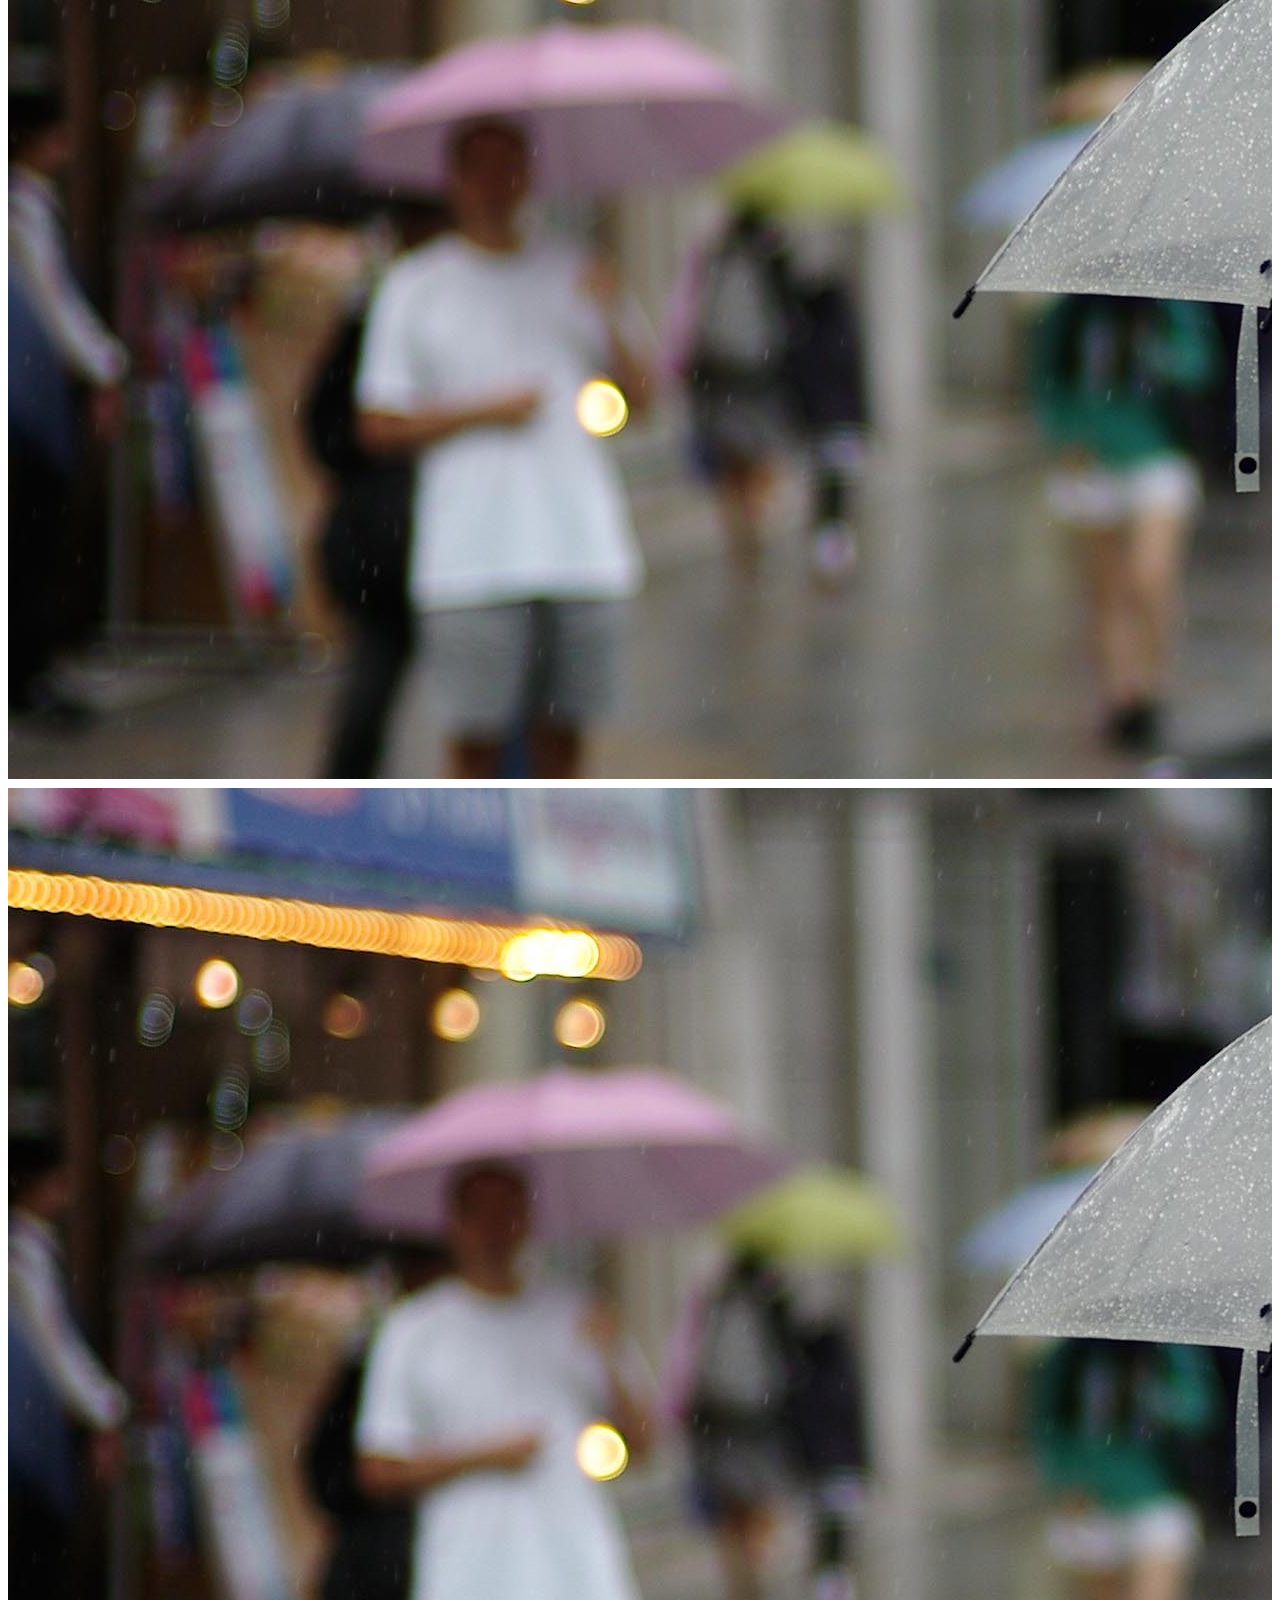
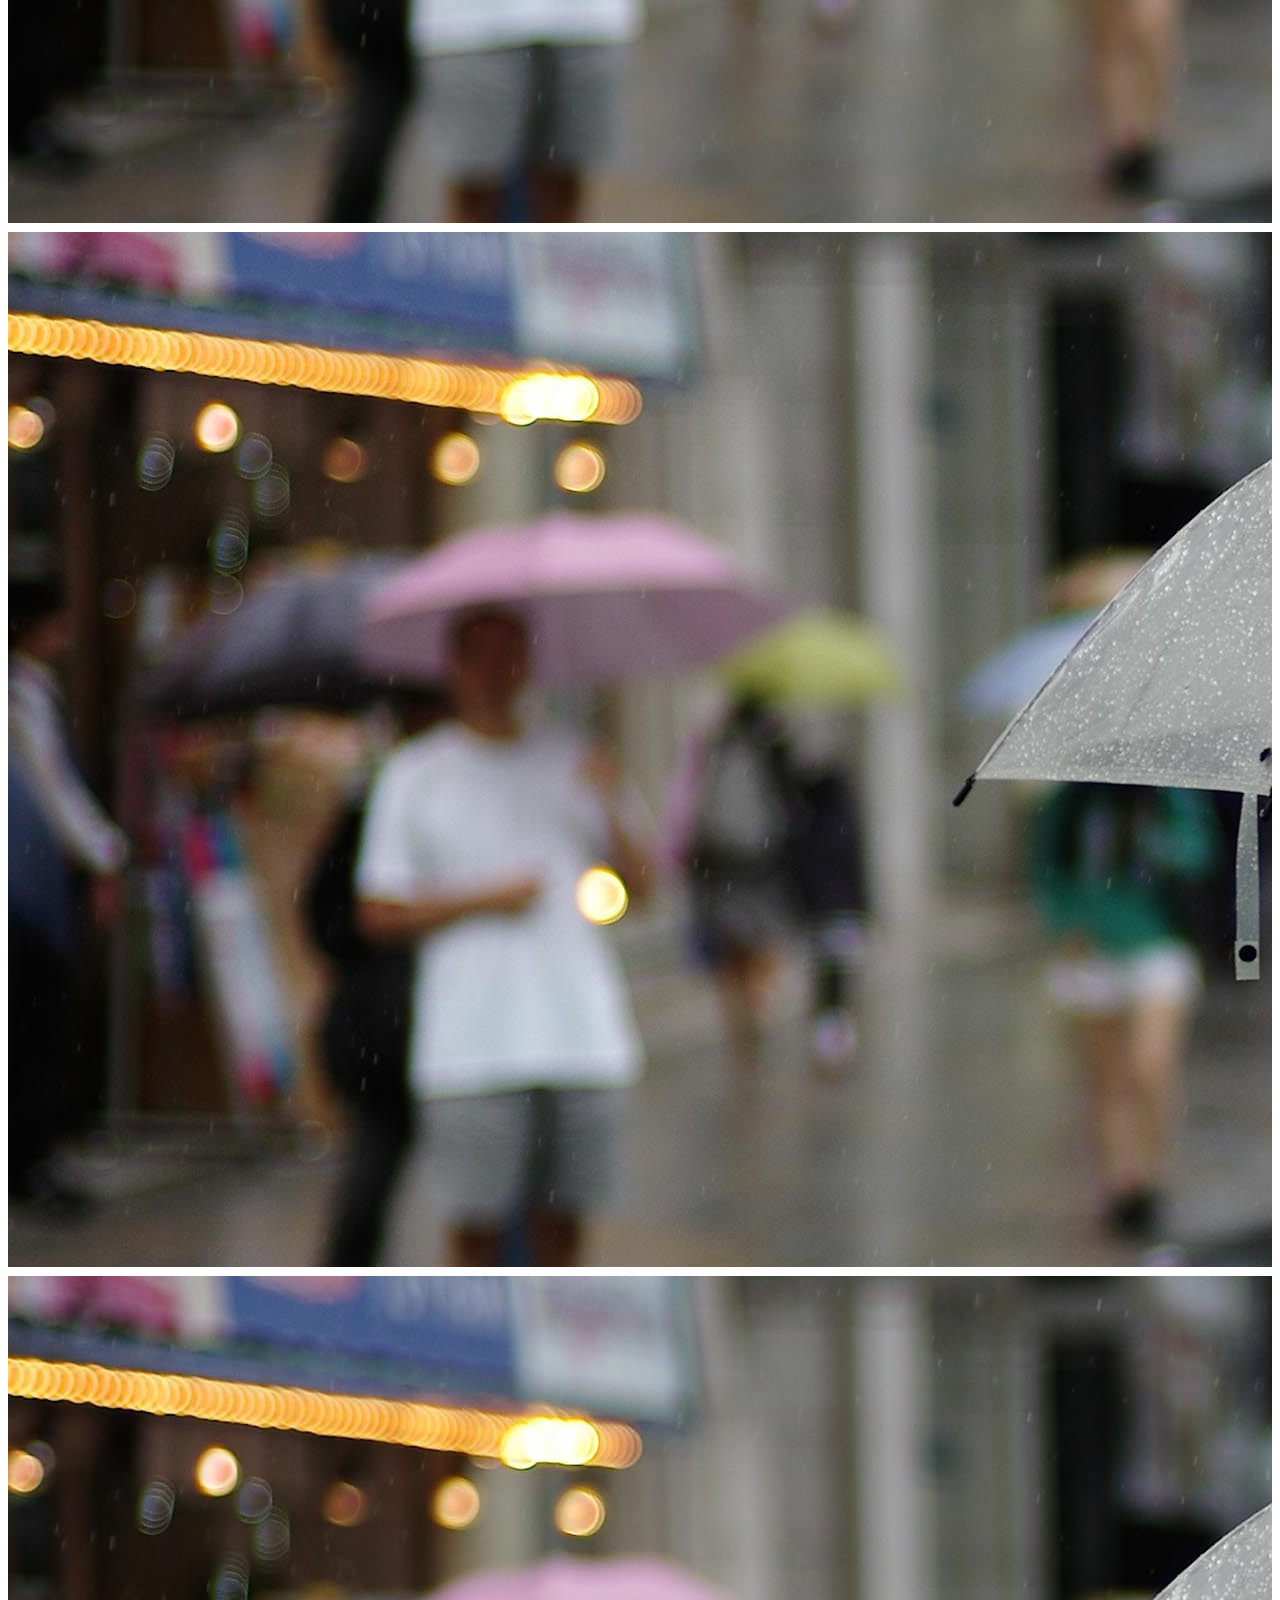
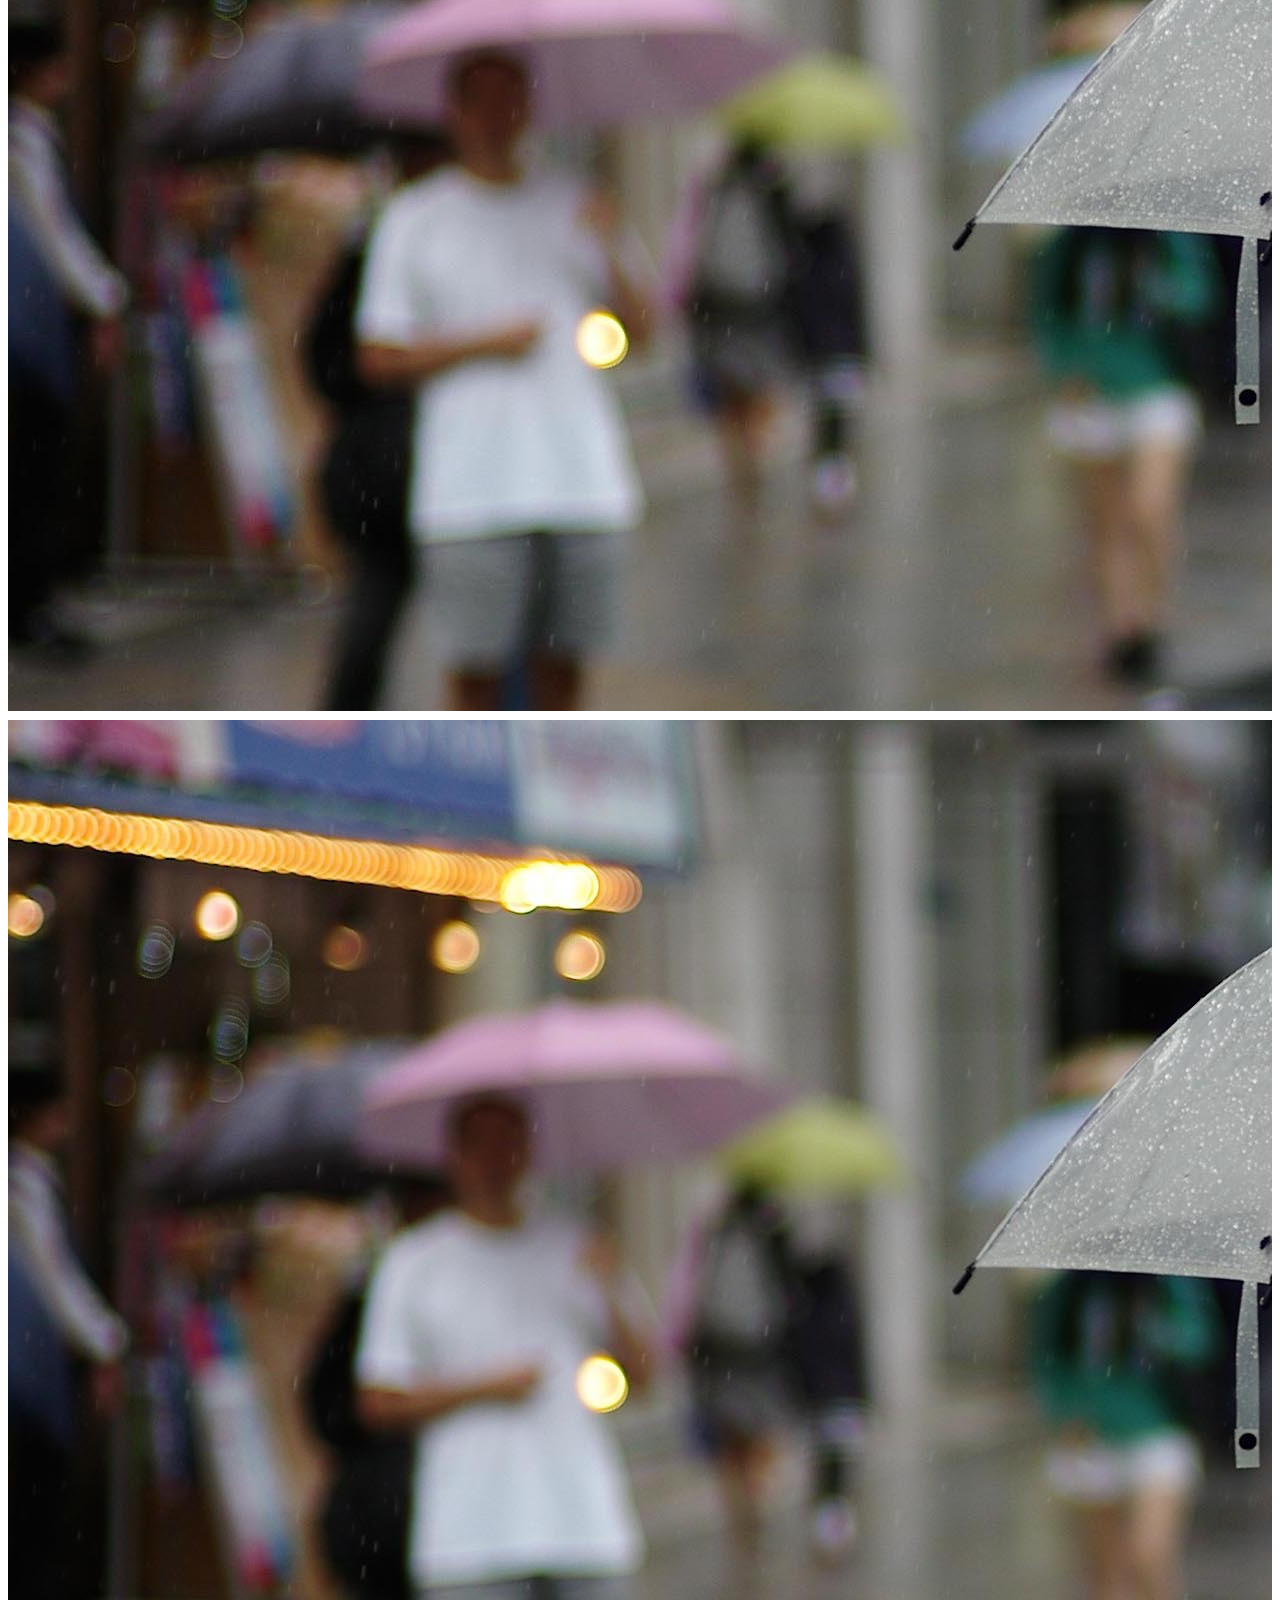
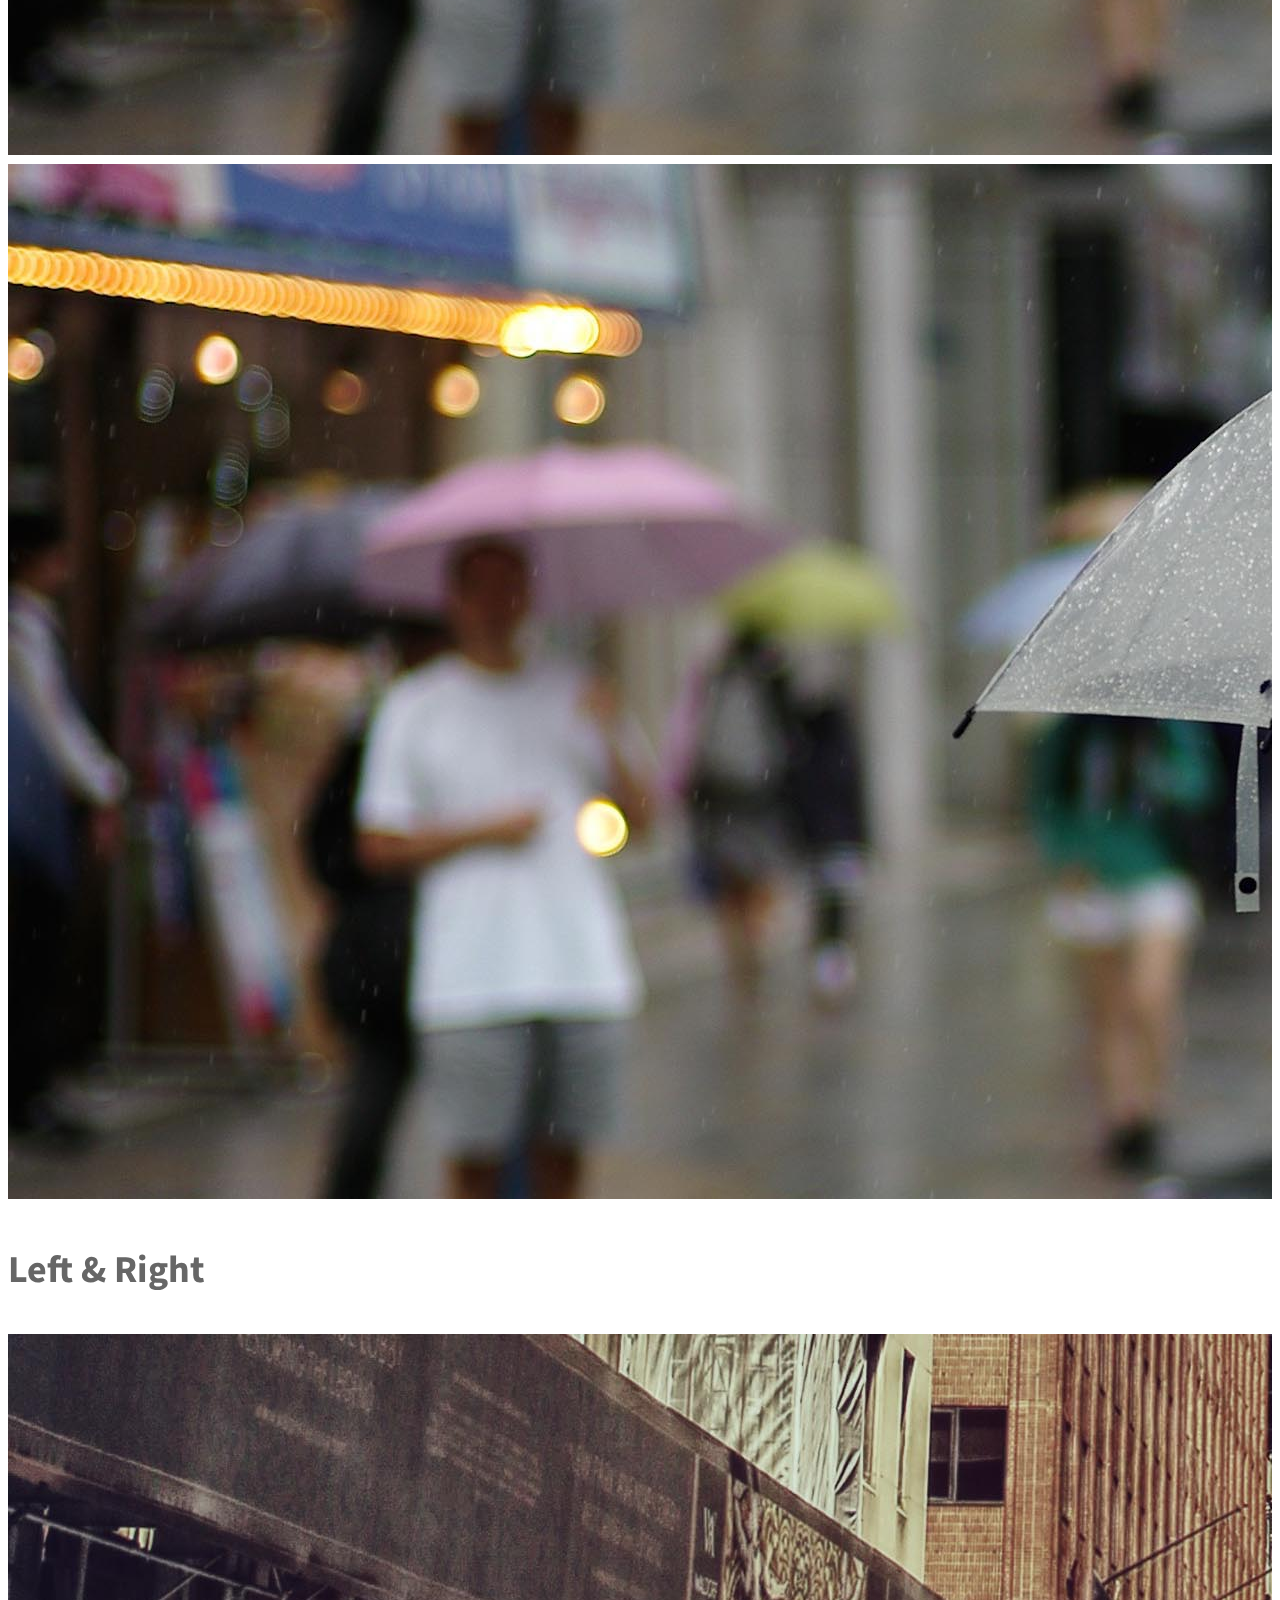
<file: elements.html>
<!DOCTYPE HTML>
<!--
	Transitive by TEMPLATED
	templated.co @templatedco
	Released for free under the Creative Commons Attribution 3.0 license (templated.co/license)
-->
<html>
	<head>
		<title>Elements - Transitive by TEMPLATED</title>
		<meta charset="utf-8" />
		<meta name="viewport" content="width=device-width, initial-scale=1" />
		<link rel="stylesheet" href="assets/css/main.css" />
	</head>
	<body class="subpage">

		<!-- Header -->
			<header id="header">
				<div class="logo"><a href="index.html">Transitive <span>by TEMPLATED</span></a></div>
				<a href="#menu" class="toggle"><span>Menu</span></a>
			</header>

		<!-- Nav -->
			<nav id="menu">
				<ul class="links">
					<li><a href="index.html">Home</a></li>
					<li><a href="generic.html">Generic</a></li>
					<li><a href="elements.html">Elements</a></li>
				</ul>
			</nav>

		<!-- One -->
			<section id="one" class="wrapper style2">
				<div class="inner">
					<div class="box">
					<div class="content">

					<!-- Elements -->
						<h2 id="elements">Elements</h2>
						<div class="row 200%">
							<div class="6u 12u$(medium)">

								<!-- Text stuff -->
									<h3>Text</h3>
									<p>This is <b>bold</b> and this is <strong>strong</strong>. This is <i>italic</i> and this is <em>emphasized</em>.
									This is <sup>superscript</sup> text and this is <sub>subscript</sub> text.
									This is <u>underlined</u> and this is code: <code>for (;;) { ... }</code>.
									Finally, this is a <a href="#">link</a>.</p>
									<hr />
									<h2>Heading Level 2</h2>
									<h3>Heading Level 3</h3>
									<h4>Heading Level 4</h4>
									<h5>Heading Level 5</h5>
									<h6>Heading Level 6</h6>
									<hr />
									<header>
										<h2>Heading with a Subtitle</h2>
										<p>Lorem ipsum dolor sit amet nullam id egestas urna aliquam</p>
									</header>
									<p>Nunc lacinia ante nunc ac lobortis. Interdum adipiscing gravida odio porttitor sem non mi integer non faucibus ornare mi ut ante amet placerat aliquet. Volutpat eu sed ante lacinia sapien lorem accumsan varius montes viverra nibh in adipiscing blandit tempus accumsan.</p>
									<header>
										<h3>Heading with a Subtitle</h3>
										<p>Lorem ipsum dolor sit amet nullam id egestas urna aliquam</p>
									</header>
									<p>Nunc lacinia ante nunc ac lobortis. Interdum adipiscing gravida odio porttitor sem non mi integer non faucibus ornare mi ut ante amet placerat aliquet. Volutpat eu sed ante lacinia sapien lorem accumsan varius montes viverra nibh in adipiscing blandit tempus accumsan.</p>
									<header>
										<h4>Heading with a Subtitle</h4>
										<p>Lorem ipsum dolor sit amet nullam id egestas urna aliquam</p>
									</header>
									<p>Nunc lacinia ante nunc ac lobortis. Interdum adipiscing gravida odio porttitor sem non mi integer non faucibus ornare mi ut ante amet placerat aliquet. Volutpat eu sed ante lacinia sapien lorem accumsan varius montes viverra nibh in adipiscing blandit tempus accumsan.</p>

								<!-- Lists -->
									<h3>Lists</h3>
									<div class="row">
										<div class="6u 12u$(small)">

											<h4>Unordered</h4>
											<ul>
												<li>Dolor pulvinar etiam magna etiam.</li>
												<li>Sagittis adipiscing lorem eleifend.</li>
												<li>Felis enim feugiat dolore viverra.</li>
											</ul>

											<h4>Alternate</h4>
											<ul class="alt">
												<li>Dolor pulvinar etiam magna etiam.</li>
												<li>Sagittis adipiscing lorem eleifend.</li>
												<li>Felis enim feugiat dolore viverra.</li>
											</ul>

										</div>
										<div class="6u$ 12u$(small)">

											<h4>Ordered</h4>
											<ol>
												<li>Dolor pulvinar etiam magna etiam.</li>
												<li>Etiam vel felis at lorem sed viverra.</li>
												<li>Felis enim feugiat dolore viverra.</li>
												<li>Dolor pulvinar etiam magna etiam.</li>
												<li>Etiam vel felis at lorem sed viverra.</li>
												<li>Felis enim feugiat dolore viverra.</li>
											</ol>

											<h4>Icons</h4>
											<ul class="icons">
												<li><a href="#" class="icon fa-twitter"><span class="label">Twitter</span></a></li>
												<li><a href="#" class="icon fa-facebook"><span class="label">Facebook</span></a></li>
												<li><a href="#" class="icon fa-instagram"><span class="label">Instagram</span></a></li>
												<li><a href="#" class="icon fa-github"><span class="label">Github</span></a></li>
												<li><a href="#" class="icon fa-dribbble"><span class="label">Dribbble</span></a></li>
												<li><a href="#" class="icon fa-tumblr"><span class="label">Tumblr</span></a></li>
											</ul>

										</div>
									</div>
									<h4>Definition</h4>
									<dl>
										<dt>Item 1</dt>
										<dd>
											<p>Lorem ipsum dolor vestibulum ante ipsum primis in faucibus vestibulum. Blandit adipiscing eu felis iaculis volutpat ac adipiscing accumsan eu faucibus. Integer ac pellentesque praesent.</p>
										</dd>
										<dt>Item 2</dt>
										<dd>
											<p>Lorem ipsum dolor vestibulum ante ipsum primis in faucibus vestibulum. Blandit adipiscing eu felis iaculis volutpat ac adipiscing accumsan eu faucibus. Integer ac pellentesque praesent.</p>
										</dd>
										<dt>Item 3</dt>
										<dd>
											<p>Lorem ipsum dolor vestibulum ante ipsum primis in faucibus vestibulum. Blandit adipiscing eu felis iaculis volutpat ac adipiscing accumsan eu faucibus. Integer ac pellentesque praesent.</p>
										</dd>
									</dl>

									<h4>Actions</h4>
									<ul class="actions">
										<li><a href="#" class="button special">Default</a></li>
										<li><a href="#" class="button">Default</a></li>
										<li><a href="#" class="button alt">Default</a></li>
									</ul>
									<ul class="actions small">
										<li><a href="#" class="button special small">Small</a></li>
										<li><a href="#" class="button small">Small</a></li>
										<li><a href="#" class="button alt small">Small</a></li>
									</ul>
									<div class="row">
										<div class="3u 12u$(small)">
											<ul class="actions vertical">
												<li><a href="#" class="button special">Default</a></li>
												<li><a href="#" class="button">Default</a></li>
												<li><a href="#" class="button alt">Default</a></li>
											</ul>
										</div>
										<div class="3u 12u$(small)">
											<ul class="actions vertical small">
												<li><a href="#" class="button special small">Small</a></li>
												<li><a href="#" class="button small">Small</a></li>
												<li><a href="#" class="button alt small">Small</a></li>
											</ul>
										</div>
										<div class="3u 12u$(small)">
											<ul class="actions vertical">
												<li><a href="#" class="button special fit">Default</a></li>
												<li><a href="#" class="button fit">Default</a></li>
												<li><a href="#" class="button alt fit">Default</a></li>
											</ul>
										</div>
										<div class="3u$ 12u$(small)">
											<ul class="actions vertical small">
												<li><a href="#" class="button special small fit">Small</a></li>
												<li><a href="#" class="button small fit">Small</a></li>
												<li><a href="#" class="button alt small fit">Small</a></li>
											</ul>
										</div>
									</div>

								<!-- Blockquote -->
									<h3>Blockquote</h3>
									<blockquote>Fringilla nisl. Donec accumsan interdum nisi, quis tincidunt felis sagittis eget tempus euismod. Vestibulum ante ipsum primis in faucibus vestibulum. Blandit adipiscing eu felis iaculis volutpat ac adipiscing accumsan faucibus. Vestibulum ante ipsum primis in faucibus vestibulum. Blandit adipiscing eu felis.</blockquote>

								<!-- Table -->
									<h3>Table</h3>

									<h4>Default</h4>
									<div class="table-wrapper">
										<table>
											<thead>
												<tr>
													<th>Name</th>
													<th>Description</th>
													<th>Price</th>
												</tr>
											</thead>
											<tbody>
												<tr>
													<td>Item 1</td>
													<td>Ante turpis integer aliquet porttitor.</td>
													<td>29.99</td>
												</tr>
												<tr>
													<td>Item 2</td>
													<td>Vis ac commodo adipiscing arcu aliquet.</td>
													<td>19.99</td>
												</tr>
												<tr>
													<td>Item 3</td>
													<td> Morbi faucibus arcu accumsan lorem.</td>
													<td>29.99</td>
												</tr>
												<tr>
													<td>Item 4</td>
													<td>Vitae integer tempus condimentum.</td>
													<td>19.99</td>
												</tr>
												<tr>
													<td>Item 5</td>
													<td>Ante turpis integer aliquet porttitor.</td>
													<td>29.99</td>
												</tr>
											</tbody>
											<tfoot>
												<tr>
													<td colspan="2"></td>
													<td>100.00</td>
												</tr>
											</tfoot>
										</table>
									</div>

									<h4>Alternate</h4>
									<div class="table-wrapper">
										<table class="alt">
											<thead>
												<tr>
													<th>Name</th>
													<th>Description</th>
													<th>Price</th>
												</tr>
											</thead>
											<tbody>
												<tr>
													<td>Item 1</td>
													<td>Ante turpis integer aliquet porttitor.</td>
													<td>29.99</td>
												</tr>
												<tr>
													<td>Item 2</td>
													<td>Vis ac commodo adipiscing arcu aliquet.</td>
													<td>19.99</td>
												</tr>
												<tr>
													<td>Item 3</td>
													<td> Morbi faucibus arcu accumsan lorem.</td>
													<td>29.99</td>
												</tr>
												<tr>
													<td>Item 4</td>
													<td>Vitae integer tempus condimentum.</td>
													<td>19.99</td>
												</tr>
												<tr>
													<td>Item 5</td>
													<td>Ante turpis integer aliquet porttitor.</td>
													<td>29.99</td>
												</tr>
											</tbody>
											<tfoot>
												<tr>
													<td colspan="2"></td>
													<td>100.00</td>
												</tr>
											</tfoot>
										</table>
									</div>

							</div>
							<div class="6u$ 12u$(medium)">

								<!-- Buttons -->
									<h3>Buttons</h3>
									<ul class="actions">
										<li><a href="#" class="button special">Special</a></li>
										<li><a href="#" class="button">Default</a></li>
										<li><a href="#" class="button alt">Alternate</a></li>
									</ul>
									<ul class="actions">
										<li><a href="#" class="button special big">Big</a></li>
										<li><a href="#" class="button">Default</a></li>
										<li><a href="#" class="button alt small">Small</a></li>
									</ul>
									<ul class="actions fit">
										<li><a href="#" class="button special fit">Fit</a></li>
										<li><a href="#" class="button fit">Fit</a></li>
										<li><a href="#" class="button alt fit">Fit</a></li>
									</ul>
									<ul class="actions fit small">
										<li><a href="#" class="button special fit small">Fit + Small</a></li>
										<li><a href="#" class="button fit small">Fit + Small</a></li>
										<li><a href="#" class="button alt fit small">Fit + Small</a></li>
									</ul>
									<ul class="actions">
										<li><a href="#" class="button special icon fa-search">Icon</a></li>
										<li><a href="#" class="button icon fa-download">Icon</a></li>
										<li><a href="#" class="button alt icon fa-check">Icon</a></li>
									</ul>
									<ul class="actions">
										<li><span class="button special disabled">Special</span></li>
										<li><span class="button disabled">Default</span></li>
										<li><span class="button alt disabled">Alternate</span></li>
									</ul>

								<!-- Form -->
									<h3>Form</h3>

									<form method="post" action="#">
										<div class="row uniform">
											<div class="6u 12u$(xsmall)">
												<input type="text" name="demo-name" id="demo-name" value="" placeholder="Name" />
											</div>
											<div class="6u$ 12u$(xsmall)">
												<input type="email" name="demo-email" id="demo-email" value="" placeholder="Email" />
											</div>
											<!-- Break -->
											<div class="12u$">
												<div class="select-wrapper">
													<select name="demo-category" id="demo-category">
														<option value="">- Category -</option>
														<option value="1">Manufacturing</option>
														<option value="1">Shipping</option>
														<option value="1">Administration</option>
														<option value="1">Human Resources</option>
													</select>
												</div>
											</div>
											<!-- Break -->
											<div class="4u 12u$(small)">
												<input type="radio" id="demo-priority-low" name="demo-priority" checked>
												<label for="demo-priority-low">Low Priority</label>
											</div>
											<div class="4u 12u$(small)">
												<input type="radio" id="demo-priority-normal" name="demo-priority">
												<label for="demo-priority-normal">Normal Priority</label>
											</div>
											<div class="4u$ 12u$(small)">
												<input type="radio" id="demo-priority-high" name="demo-priority">
												<label for="demo-priority-high">High Priority</label>
											</div>
											<!-- Break -->
											<div class="6u 12u$(small)">
												<input type="checkbox" id="demo-copy" name="demo-copy">
												<label for="demo-copy">Email me a copy of this message</label>
											</div>
											<div class="6u$ 12u$(small)">
												<input type="checkbox" id="demo-human" name="demo-human" checked>
												<label for="demo-human">I am a human and not a robot</label>
											</div>
											<!-- Break -->
											<div class="12u$">
												<textarea name="demo-message" id="demo-message" placeholder="Enter your message" rows="6"></textarea>
											</div>
											<!-- Break -->
											<div class="12u$">
												<ul class="actions">
													<li><input type="submit" value="Send Message" /></li>
													<li><input type="reset" value="Reset" class="alt" /></li>
												</ul>
											</div>
										</div>
									</form>

									<hr />

									<form method="post" action="#">
										<div class="row uniform">
											<div class="9u 12u$(small)">
												<input type="text" name="query" id="query" value="" placeholder="Query" />
											</div>
											<div class="3u$ 12u$(small)">
												<input type="submit" value="Search" class="fit" />
											</div>
										</div>
									</form>

								<!-- Image -->
									<h3>Image</h3>

									<h4>Fit</h4>
									<span class="image fit"><img src="images/pic01.jpg" alt="" /></span>
									<div class="box alt">
										<div class="row 50% uniform">
											<div class="4u"><span class="image fit"><img src="images/pic01.jpg" alt="" /></span></div>
											<div class="4u"><span class="image fit"><img src="images/pic01.jpg" alt="" /></span></div>
											<div class="4u$"><span class="image fit"><img src="images/pic01.jpg" alt="" /></span></div>
											<!-- Break -->
											<div class="4u"><span class="image fit"><img src="images/pic01.jpg" alt="" /></span></div>
											<div class="4u"><span class="image fit"><img src="images/pic01.jpg" alt="" /></span></div>
											<div class="4u$"><span class="image fit"><img src="images/pic01.jpg" alt="" /></span></div>
											<!-- Break -->
											<div class="4u"><span class="image fit"><img src="images/pic01.jpg" alt="" /></span></div>
											<div class="4u"><span class="image fit"><img src="images/pic01.jpg" alt="" /></span></div>
											<div class="4u$"><span class="image fit"><img src="images/pic01.jpg" alt="" /></span></div>
										</div>
									</div>

									<h4>Left &amp; Right</h4>
									<p><span class="image left"><img src="images/pic02.jpg" alt="" /></span>Lorem ipsum dolor sit accumsan interdum nisi, quis tincidunt felis sagittis eget. tempus euismod. Vestibulum ante ipsum primis in faucibus vestibulum. Blandit adipiscing eu felis iaculis volutpat ac adipiscing accumsan eu faucibus. Integer ac pellentesque praesent tincidunt felis sagittis eget. tempus euismod. Vestibulum ante ipsum primis sagittis eget. tempus euismod. Vestibulum ante ipsum primis in faucibus vestibulum. Blandit adipiscing eu felis iaculis volutpat ac adipiscing accumsan eu faucibus. Integer ac pellentesque praesent tincidunt felis sagittis eget. tempus euismod. Vestibulum ante ipsum primis in faucibus vestibulum. Blandit adipiscing eu felis iaculis volutpat ac adipiscing accumsan eu faucibus. Integer ac pellentesque praesent. Vestibulum ante ipsum primis in faucibus magna blandit adipiscing eu felis iaculis volutpat lorem ipsum dolor sit amet dolor consequat.</p>
									<p><span class="image right"><img src="images/pic02.jpg" alt="" /></span>Lorem ipsum dolor sit accumsan interdum nisi, quis tincidunt felis sagittis eget. tempus euismod. Vestibulum ante ipsum primis in faucibus vestibulum. Blandit adipiscing eu felis iaculis volutpat ac adipiscing accumsan eu faucibus. Integer ac pellentesque praesent tincidunt felis sagittis eget. tempus euismod. Vestibulum ante ipsum primis sagittis eget. tempus euismod. Vestibulum ante ipsum primis in faucibus vestibulum. Blandit adipiscing eu felis iaculis volutpat ac adipiscing accumsan eu faucibus. Integer ac pellentesque praesent tincidunt felis sagittis eget. tempus euismod. Vestibulum ante ipsum primis in faucibus vestibulum. Blandit adipiscing eu felis iaculis volutpat ac adipiscing accumsan eu faucibus. Integer ac pellentesque praesent. Vestibulum ante ipsum primis in faucibus magna blandit adipiscing eu felis iaculis volutpat lorem ipsum dolor sit amet dolor consequat.</p>

								<!-- Box -->
									<h3>Box</h3>
									<div class="box">
										<p>Felis sagittis eget tempus primis in faucibus vestibulum. Blandit adipiscing eu felis iaculis volutpat ac adipiscing accumsan eu faucibus. Integer ac pellentesque praesent tincidunt felis sagittis eget. tempus euismod. Magna sed etiam ante ipsum primis in faucibus vestibulum. Blandit adipiscing eu ipsum primis in faucibus vestibulum. Blandit adipiscing eu felis iaculis volutpat ac adipiscing accumsan eu faucibus lorem ipsum dolor sit amet nullam.</p>
									</div>

								<!-- Preformatted Code -->
									<h3>Preformatted</h3>
									<pre><code>i = 0;

while (!deck.isInOrder()) {
    print 'Iteration ' + i;
    deck.shuffle();
    i++;
}

print 'It took ' + i + ' iterations to sort the deck.';
</code></pre>

							</div>
						</div>
						</div>
					</div>
				</div>
			</section>

		<!-- Four -->
			<section id="four" class="wrapper style3">
				<div class="inner">

					<header class="align-center">
						<h2>Morbi interdum mollis sapien</h2>
						<p>Cras aliquet urna ut sapien tincidunt, quis malesuada elit facilisis. Vestibulum sit amet tortor velit. Nam elementum nibh a libero pharetra elementum. Maecenas feugiat ex purus, quis volutpat lacus placerat malesuada. Praesent in sem ex. Morbi mattis sapien pretium tellus venenatis, at egestas urna ornare.</p>
					</header>

				</div>
			</section>

		<!-- Footer -->
			<footer id="footer" class="wrapper">
				<div class="inner">
					<section>
						<div class="box">
							<div class="content">
								<h2 class="align-center">Get in Touch</h2>
								<hr />
								<form action="#" method="post">
									<div class="field half first">
										<label for="name">Name</label>
										<input name="name" id="name" type="text" placeholder="Name">
									</div>
									<div class="field half">
										<label for="email">Email</label>
										<input name="email" id="email" type="email" placeholder="Email">
									</div>
									<div class="field">
										<label for="dept">Department</label>
										<div class="select-wrapper">
											<select name="dept" id="dept">
												<option value="">- Category -</option>
												<option value="1">Manufacturing</option>
												<option value="1">Shipping</option>
												<option value="1">Administration</option>
												<option value="1">Human Resources</option>
											</select>
										</div>
									</div>
									<div class="field">
										<label for="message">Message</label>
										<textarea name="message" id="message" rows="6" placeholder="Message"></textarea>
									</div>
									<ul class="actions align-center">
										<li><input value="Send Message" class="button special" type="submit"></li>
									</ul>
								</form>
							</div>
						</div>
					</section>
					<div class="copyright">
						&copy; Untitled Design: <a href="https://templated.co/">TEMPLATED</a>. Images <a href="https://unsplash.com/">Unsplash</a> Video <a href="http://coverr.co/">Coverr</a>.
					</div>
				</div>
			</footer>

		<!-- Scripts -->
			<script src="assets/js/jquery.min.js"></script>
			<script src="assets/js/jquery.scrolly.min.js"></script>
			<script src="assets/js/jquery.scrollex.min.js"></script>
			<script src="assets/js/skel.min.js"></script>
			<script src="assets/js/util.js"></script>
			<script src="assets/js/main.js"></script>

	</body>
</html>
</file>
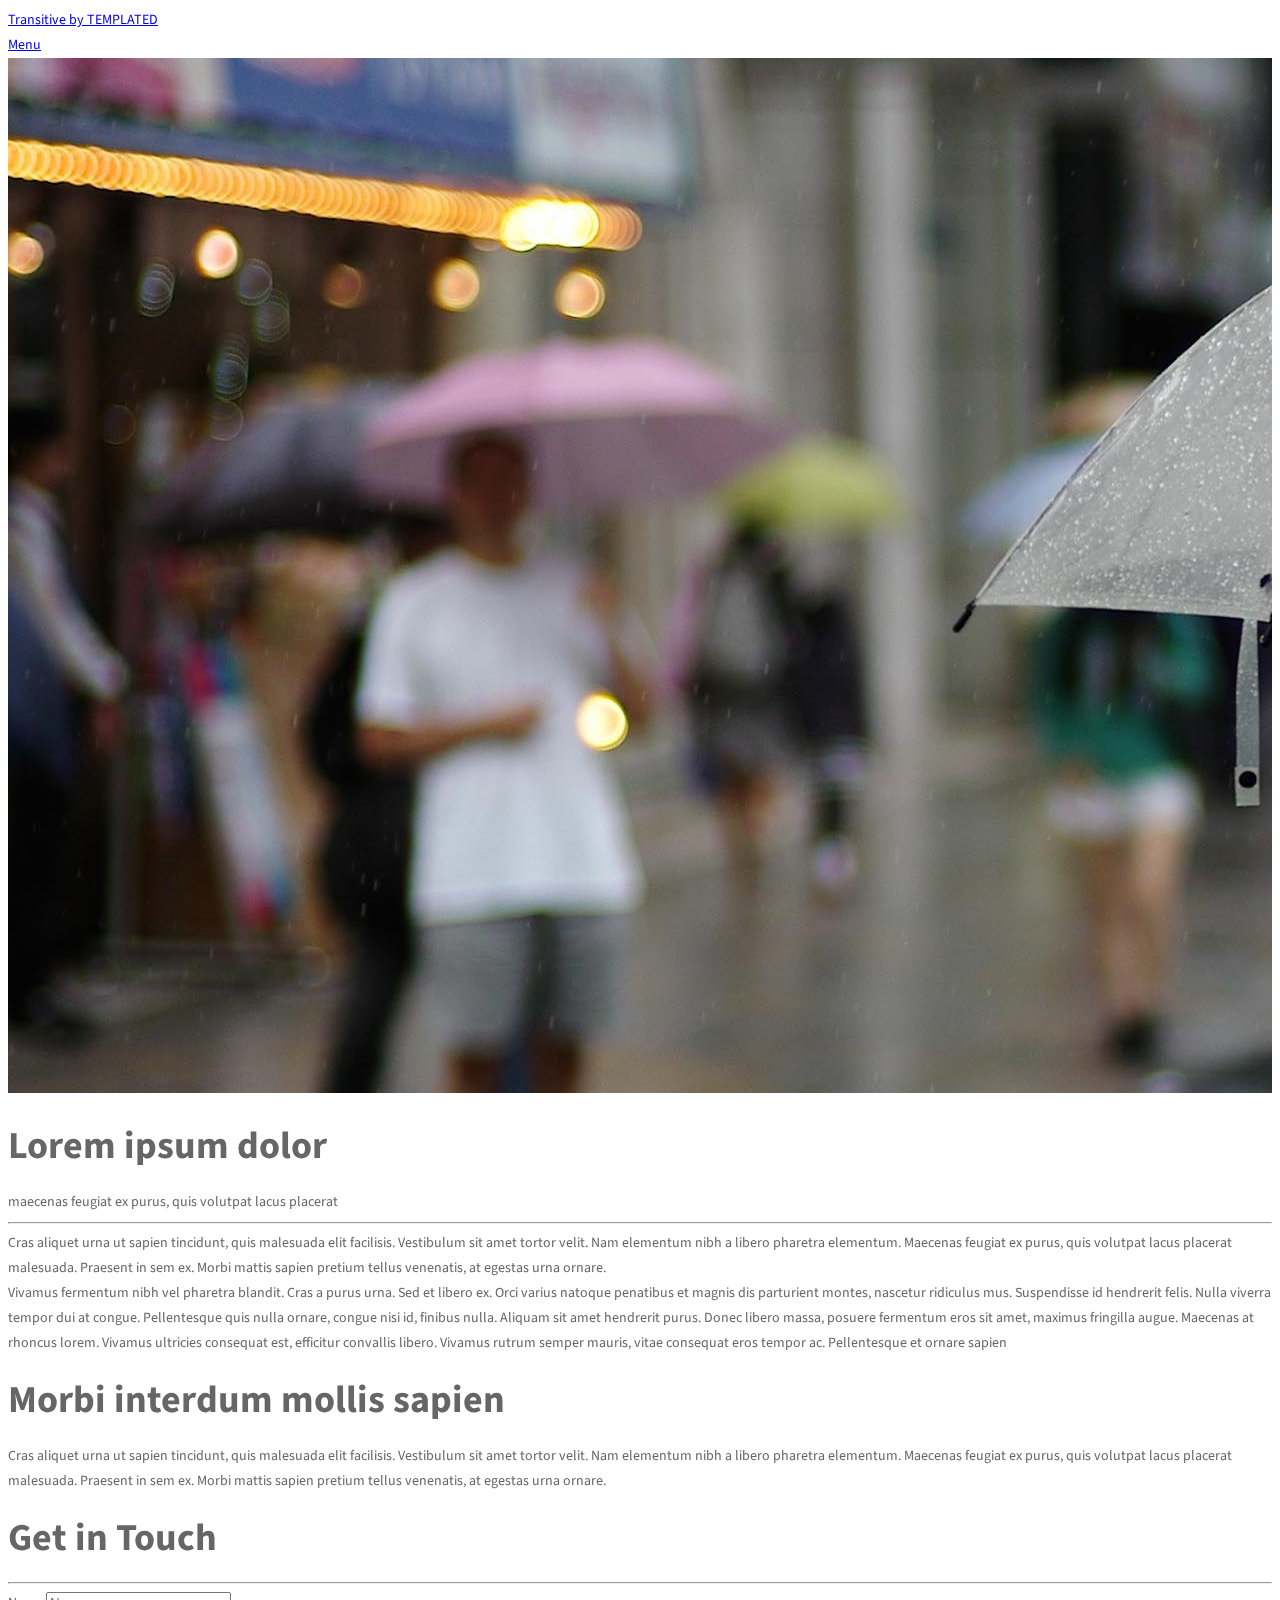
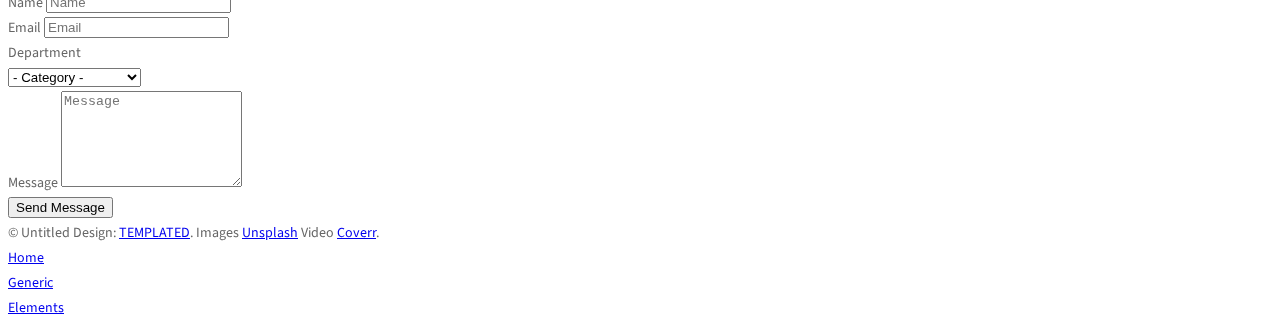
<file: generic.html>
<!DOCTYPE HTML>
<!--
	Transitive by TEMPLATED
	templated.co @templatedco
	Released for free under the Creative Commons Attribution 3.0 license (templated.co/license)
-->
<html>
	<head>
		<title>Generic - Transitive by TEMPLATED</title>
		<meta charset="utf-8" />
		<meta name="viewport" content="width=device-width, initial-scale=1" />
		<link rel="stylesheet" href="assets/css/main.css" />
	</head>
	<body class="subpage">

		<!-- Header -->
			<header id="header">
				<div class="logo"><a href="index.html">Transitive <span>by TEMPLATED</span></a></div>
				<a href="#menu" class="toggle"><span>Menu</span></a>
			</header>

		<!-- Nav -->
			<nav id="menu">
				<ul class="links">
					<li><a href="index.html">Home</a></li>
					<li><a href="generic.html">Generic</a></li>
					<li><a href="elements.html">Elements</a></li>
				</ul>
			</nav>

		<!-- One -->
			<section id="one" class="wrapper style2">
				<div class="inner">
					<div class="box">
						<div class="image fit">
							<img src="images/pic01.jpg" alt="" />
						</div>
						<div class="content">
							<header class="align-center">
								<h2>Lorem ipsum dolor</h2>
								<p>maecenas feugiat ex purus, quis volutpat lacus placerat</p>
							</header>
							<hr />
							<p> Cras aliquet urna ut sapien tincidunt, quis malesuada elit facilisis. Vestibulum sit amet tortor velit. Nam elementum nibh a libero pharetra elementum. Maecenas feugiat ex purus, quis volutpat lacus placerat malesuada. Praesent in sem ex. Morbi mattis sapien pretium tellus venenatis, at egestas urna ornare.</p>
							<p>Vivamus fermentum nibh vel pharetra blandit. Cras a purus urna. Sed et libero ex. Orci varius natoque penatibus et magnis dis parturient montes, nascetur ridiculus mus. Suspendisse id hendrerit felis. Nulla viverra tempor dui at congue. Pellentesque quis nulla ornare, congue nisi id, finibus nulla. Aliquam sit amet hendrerit purus. Donec libero massa, posuere fermentum eros sit amet, maximus fringilla augue. Maecenas at rhoncus lorem. Vivamus ultricies consequat est, efficitur convallis libero. Vivamus rutrum semper mauris, vitae consequat eros tempor ac. Pellentesque et ornare sapien</p>
						</div>
					</div>
				</div>
			</section>

		<!-- Four -->
			<section id="four" class="wrapper style3">
				<div class="inner">

					<header class="align-center">
						<h2>Morbi interdum mollis sapien</h2>
						<p>Cras aliquet urna ut sapien tincidunt, quis malesuada elit facilisis. Vestibulum sit amet tortor velit. Nam elementum nibh a libero pharetra elementum. Maecenas feugiat ex purus, quis volutpat lacus placerat malesuada. Praesent in sem ex. Morbi mattis sapien pretium tellus venenatis, at egestas urna ornare.</p>
					</header>

				</div>
			</section>

		<!-- Footer -->
			<footer id="footer" class="wrapper">
				<div class="inner">
					<section>
						<div class="box">
							<div class="content">
								<h2 class="align-center">Get in Touch</h2>
								<hr />
								<form action="#" method="post">
									<div class="field half first">
										<label for="name">Name</label>
										<input name="name" id="name" type="text" placeholder="Name">
									</div>
									<div class="field half">
										<label for="email">Email</label>
										<input name="email" id="email" type="email" placeholder="Email">
									</div>
									<div class="field">
										<label for="dept">Department</label>
										<div class="select-wrapper">
											<select name="dept" id="dept">
												<option value="">- Category -</option>
												<option value="1">Manufacturing</option>
												<option value="1">Shipping</option>
												<option value="1">Administration</option>
												<option value="1">Human Resources</option>
											</select>
										</div>
									</div>
									<div class="field">
										<label for="message">Message</label>
										<textarea name="message" id="message" rows="6" placeholder="Message"></textarea>
									</div>
									<ul class="actions align-center">
										<li><input value="Send Message" class="button special" type="submit"></li>
									</ul>
								</form>
							</div>
						</div>
					</section>
					<div class="copyright">
						&copy; Untitled Design: <a href="https://templated.co/">TEMPLATED</a>. Images <a href="https://unsplash.com/">Unsplash</a> Video <a href="http://coverr.co/">Coverr</a>.
					</div>
				</div>
			</footer>

		<!-- Scripts -->
			<script src="assets/js/jquery.min.js"></script>
			<script src="assets/js/jquery.scrolly.min.js"></script>
			<script src="assets/js/jquery.scrollex.min.js"></script>
			<script src="assets/js/skel.min.js"></script>
			<script src="assets/js/util.js"></script>
			<script src="assets/js/main.js"></script>

	</body>
</html>
</file>
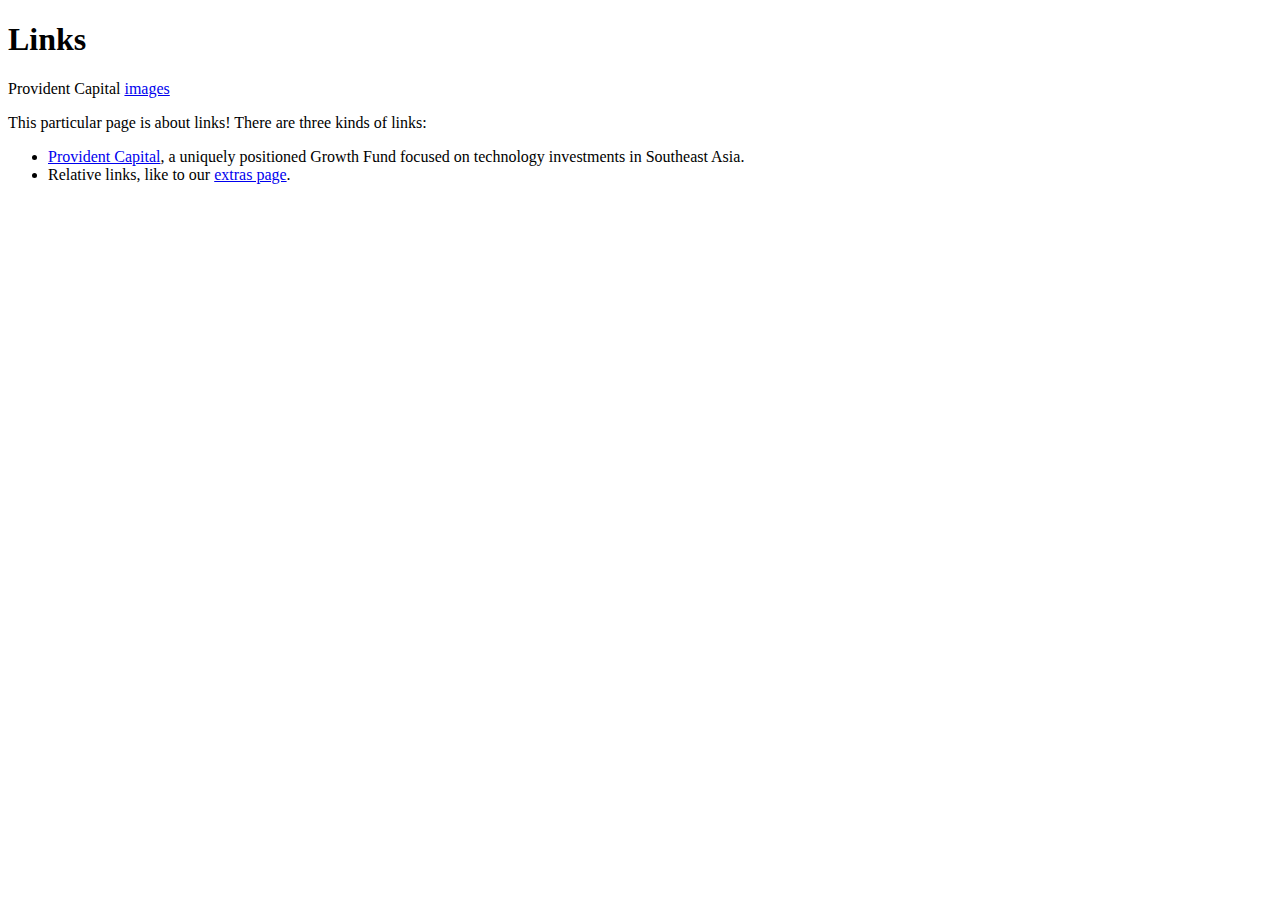
<file: images/links.html>
<!DOCTYPE html>
<html>
  <head>
    <title>Links</title>
  </head>
  <body>
    <h1>Links</h1>
    <p>Provident Capital <a href="images.html">images</a></p>

    <p>This particular page is about links! There are three kinds of links:</p>

    <ul>
        <li>
            <a href='https://providentgrowth.com/'> Provident Capital</a>, a uniquely positioned Growth Fund focused on technology investments in Southeast Asia.
        </li>    
        <li>Relative links, like to our <a href='misc/extras.html'>extras
            page</a>.
        </li>

    </ul>

  </body>
</html>
</file>
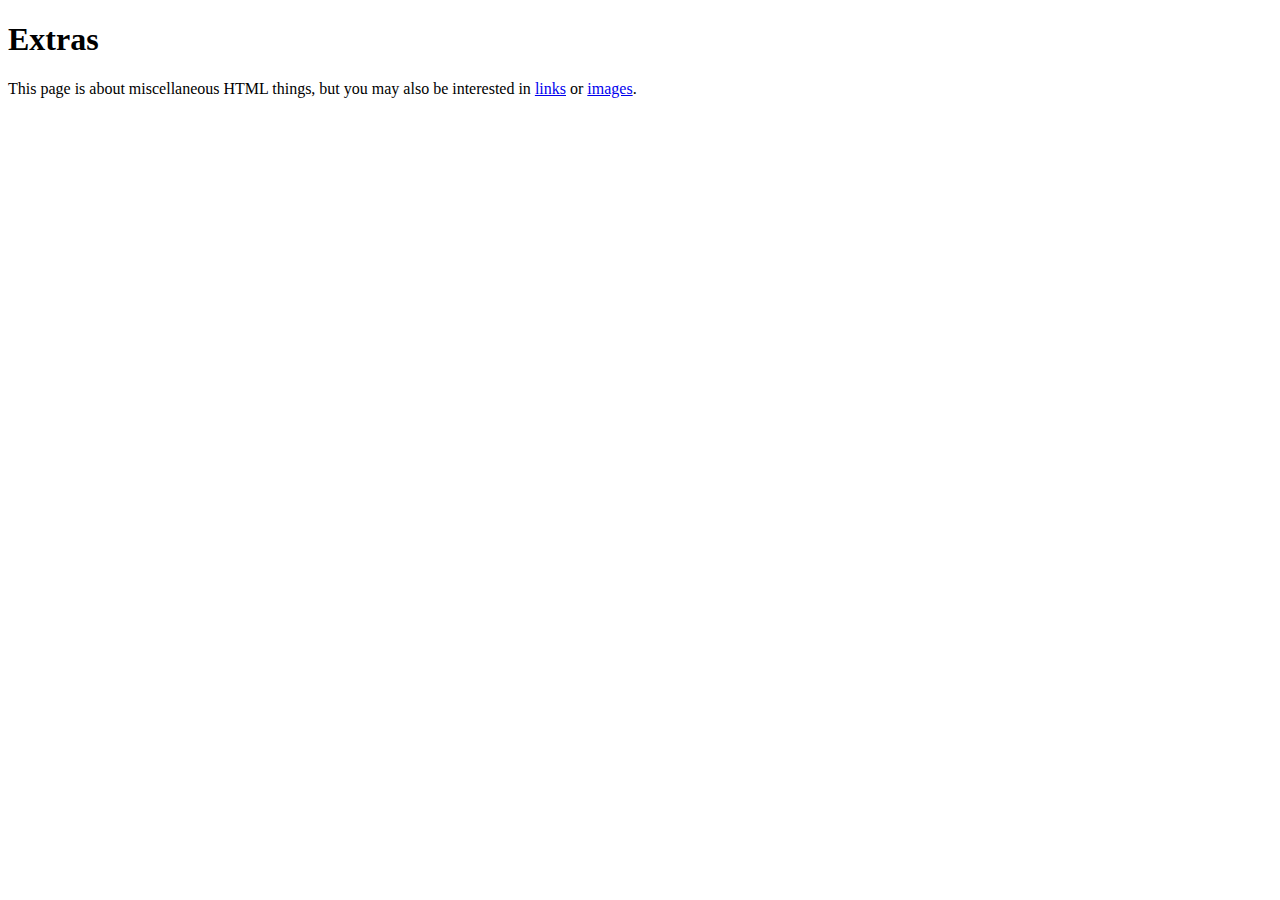
<file: images/misc/extras.html>
<!DOCTYPE html>
<html>
  <head>
    <title>Extras</title>
  </head>
  <body>
    <h1>Extras</h1>
    <p>This page is about miscellaneous HTML things, but you may also be
        interested in <a href='../links.html'>links</a> or <a
        href='../images.html'>images</a>.
    </p>
  </body>
</html>
</file>
<file: style.css>
body {
background-image:url(/images/backgroundmaster.jpg);
background-size: cover;
background-attachment: fixed;
}

.contentHome{
    background-position: center center;
    background-color: rgba(255,255,255,0.86);
    text-align: center;
    position: absolute;
    top: 40%;
    left: 50%;
    margin-right: -50%;
    transform: translate(-50%, -50%)
}

.contentPages{
    background-position: center center;
    background-color: rgba(255,255,255,0.86);
    text-align: center;
    position: absolute;
    top: 10%;
    left: 50%;
    transform: translate(-50%, -50%)
}
.content{
    background-color: rgba(255,255,255,0.9);
    position: absolute;
    height:100%;
    width:100%;
    margin: 200px auto;
    padding: 40px;
}

nav li {
    display: inline-block;
    list-style-type: none;
    color: black;
    margin: 10px;
    text-align: center;

}
nav li a {
    text-align: center;
    color: black;
    text-decoration: none;
}

ul li {
    list-style-type: disc;
}

p {
    background: rgba(255,255,255,0.);
    font-size: 25px;
    color: black;
}

h1, h2, h3, h4, h5, h6 {
    font-family: "Helvetica", "Arial", sans-serif;
}
h1{
    font-size: 2.5em;
}
  
h2 {
    font-size: 2.1em;
}
.topnav {
    background-color: #333;
    overflow: hidden;
  }
  
  /* Style the links inside the navigation bar */
  .topnav a {
    float: left;
    color: #f2f2f2;
    text-align: center;
    padding: 14px 16px;
    text-decoration: none;
    font-size: 17px;
  }
  
  /* Change the color of links on hover */
  .topnav a:hover {
    background-color: #ddd;
    color: black;
  }
  
  /* Add a color to the active/current link */
  .topnav a.active {
    background-color: #4CAF50;
    color: white;
</file>
<file: assets/css/main.css>
@import url("https://fonts.googleapis.com/css?family=Shadows+Into+Light|Source+Sans+Pro:400,700");
html {
  overflow-x: hidden;
}

body {
  background: #fff;
  font-size: 14px;
  font-weight: 400;
  font-family: "Source Sans Pro", sans-serif;
  -webkit-box-sizing: border-box;
  -moz-box-sizing: border-box;
  box-sizing: border-box;
  -webkit-font-smoothing: subpixel-antialiased;
  color: #666;
  line-height: 25px;
  -webkit-backface-visibility: hidden;
  backface-visibility: hidden;
  overflow-x: hidden;
}

h1, h2, h3, h4 {
  font-size: 38px;
  font-weight: 700;
  font-family: "Source Sans Pro", sans-serif;
}

h5 {
  font-size: 25px;
  font-weight: 700;
  font-family: "Source Sans Pro", sans-serif;
  color: whitesmoke;
}

h6 {
  color: rgb(24, 24, 24);
}

.script-font {
  font-family: 'Shadows Into Light', cursive;
}

a {
  -webkit-transition: all 0.2s linear;
  -moz-transition: all 0.2s linear;
  -o-transition: all 0.2s linear;
  transition: all 0.2s linear;
}

a:hover {
  text-decoration: none;
}

a a:focus {
  outline: none;
}

p {
  font-weight: 400;
  font-family: "Source Sans Pro", sans-serif;
  margin: 0px;
  font-size: 14px;
}

ul, ol {
  list-style: outside none none;
  margin: 0;
  padding: 0;
}

ul li, ol li {
  list-style: none;
}

.hero-heading {
  font-size: 48px;
  font-weight: 700;
  color: #fff;
  text-transform: capitalize;
  line-height: 70px;
  letter-spacing: 0.1rem;
}

.hero-sub-heading {
  font-size: 20px;
  font-weight: 400;
  color: #e6e6e6;
  line-height: 45px;
  letter-spacing: 0.1rem;
}

.section-titile-bg {
  display: inline;
  font-size: 115px;
  font-weight: 700;
  height: 100%;
  left: -173px;
  opacity: 0.1;
  position: absolute;
  top: -14px;
  width: 100%;
  text-align: center;
}

.section-title-header p {
  text: center;
  font-weight: 400;
  line-height: 26px;
  padding-bottom: 36px;
}

.section-title {
  color: #252525;
  font-size: 38px;
  text-align: center;
  letter-spacing: 1px;
  line-height: 1;
  margin-bottom: 48px;
  padding: 0 10px;
  position: relative;
}

.btn {
  font-size: 14px;
  padding: 10px 30px;
  border-radius: 0px;
  cursor: pointer;
  font-weight: 400;
  color: #fff;
  border-radius: 4px;
  text-transform: uppercase;
  -webkit-transition: all 0.2s linear;
  -moz-transition: all 0.2s linear;
  -o-transition: all 0.2s linear;
  transition: all 0.2s linear;
  display: inline-block;
}

.btn:focus,
.btn:active {
  box-shadow: none;
  outline: none;
  color: #fff;
}

.btn-common {
  background-color: #00b4d9;
  position: relative;
  z-index: 1;
}

.btn-common:hover {
  color: #fff;
  background-color: #21cff3;
  box-shadow: 0 6px 22px rgba(0, 0, 0, 0.1);
  transition: all .2s ease-in-out;
  -moz-transition: all .2s ease-in-out;
  -webkit-transition: all .2s ease-in-out;
}

.btn-danger:hover {
  background-color: #f55262;
  border-color: #f55262;
  box-shadow: 0 6px 22px rgba(0, 0, 0, 0.1);
  transition: all .2s ease-in-out;
  -moz-transition: all .2s ease-in-out;
  -webkit-transition: all .2s ease-in-out;
}

.btn-border {
  color: #fff;
  background-color: transparent;
  border: 1px solid #fff;
}

.btn-border:hover {
  border: 1px solid #fff;
  color: #fff;
  background-color: rgba(255, 255, 255, 0.2);
}

.btn-lg {
  padding: 14px 33px;
  text-transform: uppercase;
  font-size: 16px;
}

.btn-rm {
  padding: 7px 10px;
  text-transform: capitalize;
}

button:focus {
  outline: none !important;
}

.icon-close, .icon-check {
  color: #00b4d9;
}

.social-icon li {
  display: inline-block;
}

.social-icon li a {
  color: #000;
  background: #fff;
  width: 35px;
  height: 35px;
  line-height: 38px;
  display: block;
  text-align: center;
  border-radius: 100%;
  font-size: 16px;
  margin: 15px 6px 12px 6px;
  transition: all 0.3s ease-in-out 0s;
  -moz-transition: all 0.3s ease-in-out 0s;
  -webkit-transition: all 0.3s ease-in-out 0s;
  -o-transition: all 0.3s ease-in-out 0s;
}

.social-icon li a:hover {
  color: #fff;
}

.social-icon li .facebook:hover {
  background: #3b5999;
}

.social-icon li .twitter:hover {
  background: #4A9CEC;
}

.social-icon li .instagram:hover {
  background: #D6274D;
}

.social-icon li .linkedin:hover {
  background: #1260A2;
}

.social-icon li .google:hover {
  background: #CE332A;
}

/* ScrollToTop */
a.back-to-top {
  display: none;
  position: fixed;
  bottom: 18px;
  right: 15px;
  text-decoration: none;
}

a.back-to-top i {
  display: block;
  font-size: 22px;
  width: 40px;
  height: 40px;
  line-height: 40px;
  color: #fff;
  background: #00b4d9;
  border-radius: 2px;
  text-align: center;
  transition: all 0.2s ease-in-out;
  -moz-transition: all 0.2s ease-in-out;
  -webkit-transition: all 0.2s ease-in-out;
  -o-transition: all 0.2s ease-in-out;
  box-shadow: 0 0 4px rgba(0, 0, 0, 0.14), 0 4px 8px rgba(0, 0, 0, 0.28);
}

a.back-to-top:hover, a.back-to-top:focus {
  text-decoration: none;
}

#loader {
  position: fixed;
  background: #fff;
  top: 0;
  left: 0;
  width: 100%;
  height: 100%;
  z-index: 9999999999;
}

.square-spin {
  position: absolute;
  top: 50%;
  left: 50%;
  margin-left: -40px;
  margin-top: -40px;
}

.square-spin img {
  max-width: 64px;
}

.section-padding {
  padding: 60px 0;
}

#about .img-thumb img {
  border: 8px solid #fff;
  box-shadow: 0px 0px 30px rgba(0, 0, 0, 0.2);
}

.profile-wrapper {
  padding: 45px 0;
}

.profile-wrapper .btn {
  margin: 10px 10px 0px 0px;
}

.profile-wrapper .btn i {
  vertical-align: middle;
  margin-right: 5px;
}

.about-profile {
  position: relative;
  margin: 20px 0 20px 0;
}

.about-profile .pro-title {
  font-weight: 700;
  color: #040404;
  position: relative;
  width: 120px;
  display: inline-block;
  margin-bottom: 5px;
}

.about-profile .pro-title:after {
  position: absolute;
  content: ':';
  color: #040404;
  font-size: 14px;
  left: 77px;
}

.about-profile .admin-sign {
  position: absolute;
  right: 45px;
  bottom: 10px;
}

.counter-section {
  background: url(../img/background/bg-1.jpg);
  overflow: hidden;
  position: relative;
}

.counter-section:before {
  content: '';
  position: absolute;
  top: 0;
  bottom: 0;
  width: 100%;
  height: 100%;
  background: rgba(0, 0, 0, 0.5);
}

.counter-section .counter {
  padding: 30px 0;
}

.counter-section .counter .icon {
  margin-bottom: 30px;
}

.counter-section .counter .icon i {
  font-size: 48px;
  color: #00b4d9;
}

.counter-section .counter p {
  font-size: 18px;
  text-transform: uppercase;
  color: #fff;
  font-weight: 400;
  letter-spacing: 1px;
  margin: 30px 0;
}

.counter-section .counter .counterUp {
  color: #fff;
  font-size: 42px;
  margin-top: 15px;
  font-weight: 700;
}

/* Resume */
.timeline {
  position: relative;
}

.timeline .timelin-title {
  font-size: 20px;
  text-transform: uppercase;
  margin-left: 25px;
}

.timeline li {
  padding: 0 20px 20px 30px;
  list-style: none;
  border-left: 2px solid #f1f1f1;
}

.timeline li .content-text {
  background: #f2f2f2;
  padding: 20px;
}

.timeline li .line-title {
  font-size: 16px;
  line-height: 6px;
}

.timeline li span {
  font-size: 12px;
  padding: 9px 0;
  display: block;
}

.timeline li .line-text {
  color: #888;
  line-height: 18px;
}

.timeline li:first-child:before {
  border: 0;
  background: none;
  position: relative;
}

.timeline li:last-child {
  padding: 0 20px 0px 30px;
}

.timeline li:before {
  content: "";
  border: solid 2px;
  width: 8px;
  height: 8px;
  border-radius: 50px;
  -moz-border-radius: 50px;
  -webkit-border-radius: 50px;
  font-size: 8px;
  margin-left: -35px;
  font-weight: 400;
  background: #fff;
  display: block;
  position: absolute;
  margin-top: 18px;
  border-color: #00b4d9 !important;
}

.timeline li:first-child i {
  font-size: 20px;
  float: left;
  margin-left: -30px;
  line-height: 50px;
  border-radius: 30px;
  margin: -12px -55px;
  background: #00b4d9;
  color: #fff;
  width: 50px;
  height: 50px;
  text-align: center;
}

.navbar-brand {
  position: relative;
  padding: 0px;
}

.top-nav-collapse {
  background: #fff;
  z-index: 999999;
  top: 0px !important;
  min-height: 58px;
  box-shadow: 0px 3px 6px 3px rgba(0, 0, 0, 0.06);
  -webkit-animation-duration: 1s;
  animation-duration: 1s;
  -webkit-animation-fill-mode: both;
  animation-fill-mode: both;
  -webkit-animation-name: fadeInDown;
  animation-name: fadeInDown;
  background: #fff !important;
}

.top-nav-collapse .navbar-brand {
  top: 0px;
}

.top-nav-collapse .navbar-brand img {
  width: 65%;
}

.top-nav-collapse .navbar-nav .nav-link {
  color: #333 !important;
  margin-top: 0px !important;
  margin-bottom: 0px !important;
}

.top-nav-collapse .navbar-nav .nav-link:hover {
  cursor: pointer;
  color: #a2a2ac !important;
}

.top-nav-collapse .navbar-nav li.active a.nav-link {
  color: #a2a2ac !important;
}

.indigo {
  background: #fff;
}

.menu-bg {
  background: transparent;
}

.navbar-expand-lg .navbar-nav .nav-link i {
  font-size: 28px;
  color: #00b4d9;
  vertical-align: middle;
  -webkit-transition: all 0.3s ease-in-out;
  -moz-transition: all 0.3s ease-in-out;
  transition: all 0.3s ease-in-out;
}

.navbar-expand-lg .navbar-nav .nav-link i:hover {
  color: #21cff3;
}

.navbar-expand-lg .navbar-nav .nav-link {
  color: #333;
  font-weight: 700;
  padding: 0 17px;
  margin-top: 15px;
  margin-bottom: 15px;
  line-height: 40px;
  text-transform: uppercase;
  cursor: pointer;
  background: transparent;
  -webkit-transition: all 0.3s ease-in-out;
  -moz-transition: all 0.3s ease-in-out;
  transition: all 0.3s ease-in-out;
}

.navbar-expand-lg .navbar-nav li a:hover,
.navbar-expand-lg .navbar-nav li .active > a,
.navbar-expand-lg .navbar-nav li a:focus {
  color: #a2a2ac;
  outline: none;
}

.navbar {
  padding: 0;
}

.navbar li.active a.nav-link {
  color: #a2a2ac;
}

.dropdown-toggle::after {
  display: none;
}

.dropdown-menu {
  margin: 0;
  padding: 0;
  display: none;
  position: absolute;
  z-index: 99;
  min-width: 210px;
  background-color: #fff;
  white-space: nowrap;
  border-radius: 4px;
  -webkit-box-shadow: 0 6px 12px rgba(0, 0, 0, 0.175);
  box-shadow: 0 6px 12px rgba(0, 0, 0, 0.175);
  animation: fadeIn 0.4s;
  -webkit-animation: fadeIn 0.4s;
  -moz-animation: fadeIn 0.4s;
  -o-animation: fadeIn 0.4s;
  -ms-animation: fadeIn 0.4s;
}

.dropdown-menu:before {
  content: "";
  display: inline-block;
  position: absolute;
  bottom: 100%;
  left: 20%;
  margin-left: -5px;
  border-right: 10px solid transparent;
  border-left: 10px solid transparent;
  border-bottom: 10px solid #fff;
}

.dropdown:hover .dropdown-menu {
  display: block;
  position: absolute;
  text-align: left;
  top: 100%;
  border: none;
  animation: fadeIn 0.4s;
  -webkit-animation: fadeIn 0.4s;
  -moz-animation: fadeIn 0.4s;
  -o-animation: fadeIn 0.4s;
  -ms-animation: fadeIn 0.4s;
}

.dropdown .dropdown-menu .dropdown-item {
  width: 100%;
  padding: 12px 20px;
  font-size: 14px;
  color: #333;
  border-bottom: 1px solid #f1f1f1;
  text-decoration: none;
  display: inline-block;
  float: left;
  clear: both;
  position: relative;
  outline: 0;
  transition: all 0.3s ease-in-out;
  -webkit-transition: all 0.3s ease-in-out;
  -moz-transition: all 0.3s ease-in-out;
  -o-transition: all 0.3s ease-in-out;
  -ms-transition: all 0.3s ease-in-out;
}

.dropdown .dropdown-menu .dropdown-item:last-child {
  border-bottom: none;
  border-bottom-left-radius: 4px;
  border-bottom-right-radius: 4px;
}

.dropdown .dropdown-menu .dropdown-item:first-child {
  border-top-left-radius: 4px;
  border-top-right-radius: 4px;
}

.dropdown .dropdown-item:focus,
.dropdown .dropdown-item:hover,
.dropdown .dropdown-item.active {
  color: #00b4d9;
}

.dropdown-item.active, .dropdown-item:active {
  background: transparent;
}

.fadeInUpMenu {
  -webkit-animation-name: fadeInUpMenu;
  animation-name: fadeInUpMenu;
}

.slicknav_btn {
  border-color: #00b4d9;
}

.slicknav_menu .slicknav_icon-bar {
  background: #00b4d9;
}

/* only small tablets */
@media (min-width: 768px) and (max-width: 991px) {
  #nav-main li a.nav-link {
    padding-top: 18px;
  }
}

.navbar-toggler {
  display: none;
}

.mobile-menu {
  display: none;
}

.slicknav_menu {
  display: none;
}

@media screen and (max-width: 768px) {
  .navbar-header {
    width: 100%;
  }
  .navbar-brand {
    position: absolute;
    padding: 0px 15px;
    top: 0;
  }
  .navbar-brand img {
    width: 75%;
  }
  #mobile-menu {
    display: none;
  }
  .slicknav_menu {
    display: block;
  }
  .slicknav_nav .active a {
    background: #E91E63;
    color: #fff;
  }
  .slicknav_nav a:hover,
  .slicknav_nav a:focus,
  .slicknav_nav .active {
    color: #00b4d9;
    outline: none;
    background: #f8f9fa;
  }
}

/* ==========================================================================
3. Hero Area
========================================================================== */
.hero-area-bg {
  background: url(../img/hero-area.jpg) no-repeat;
  background-size: cover;
}

#hero-area {
  color: #fff;
  overflow: hidden;
  position: relative;
}

#hero-area .overlay {
  position: absolute;
  width: 100%;
  height: 100%;
  top: 0px;
  left: 0px;
  background: #0c0808;
  opacity: 0.6;
}

#hero-area .contents {
  padding: 175px 0px 120px;
}

#hero-area .contents h5 {
  font-size: 50px;
}

#hero-area .contents .head-title {
  color: #fff;
  font-size: 80px;
  letter-spacing: 10px;
  text-transform: uppercase;
  font-weight: 700;
}

#hero-area .contents p {
  font-size: 30px;
  color: #fff;
  font-weight: 400;
  line-height: 30px;
  margin-bottom: 25px;
}

#hero-area .contents .btn {
  margin: 25px 0px;
  text-transform: uppercase;
}

#hero-area .banner_bottom_btn {
  margin-top: 40px;
}

#hero-area .banner_bottom_btn i {
  color: #fff;
  font-size: 48px;
  -webkit-transition: all 0.2s linear;
  -moz-transition: all 0.2s linear;
  -o-transition: all 0.2s linear;
  transition: all 0.2s linear;
}

#hero-area .banner_bottom_btn i:hover {
  color: #ddd;
}

/* ==========================================================================
  Portfolio Section
   ========================================================================== */
#other {
  background: #f2f2f2;
}

#other .mix {
  padding: 10px;
}

#other .portfolio-item .shot-item {
  margin: 0px;
}

#portfolio .mix {
  display: none;
}

.controls {
  text-align: center;
  padding: 0px 0px 20px;
}

.controls .active {
  color: #00b4d9 !important;
  border-color: #00b4d9;
  background: transparent;
}

.controls .btn {
  text-transform: uppercase;
  margin: 2px;
  color: #fff;
}

.controls:hover {
  cursor: pointer;
}

.portfolio-img {
  overflow: hidden;
  display: block;
  position: relative;
}

.portfolio-img img {
  width: 100%;
}

.shot-item {
  margin-right: 15px;
  border-radius: 4px;
  background: #fff;
  position: relative;
}

.shot-item img {
  width: 100%;
}

.shot-item .overlay {
  position: absolute;
  width: 100%;
  height: 100%;
  left: 0;
  top: 0;
  background: rgba(60, 62, 62, 0.6);
  opacity: 0;
  -webkit-transition: all 0.5s ease-in-out;
  transition: all 0.5s ease-in-out;
}

.shot-item:hover .overlay {
  opacity: 1;
}

.overlay {
  opacity: 0;
  text-align: center;
  vertical-align: middle;
  font-size: 20px;
}

.overlay .icons i {
  height: 42px;
  width: 42px;
  line-height: 42px;
  color: #00b4d9;
  left: 50%;
  margin-left: -24px;
  margin-top: -24px;
  top: 50%;
  position: absolute;
  z-index: 2;
  cursor: pointer;
  text-align: center;
  font-size: 20px;
  -webkit-transition: all 0.5s ease-in-out;
  -moz-transition: all 0.5s ease-in-out;
  transition: all 0.5s ease-in-out;
  background: #fff;
  border-radius: 4px;
}

.overlay .preview {
  position: absolute;
  left: 45%;
  top: 50%;
  color: #fff;
}

.overlay .link {
  position: absolute;
  left: 60%;
  margin-left: 10px;
  top: 50%;
  color: #fff;
}

.shot-item:hover .overlay {
  opacity: 1;
}

a:not([href]):not([tabindex]) {
  color: #fff;
}

a:not([href]):not([tabindex]):focus, a:not([href]):not([tabindex]):hover {
  color: #fff;
}

/* Services Item */
.services {
  background: #F0F0F0;
}

.services-item {
  background: #fff;
  border-radius: 4px;
  padding: 48px 20px;
  box-shadow: 0px 0px 10px rgba(0, 0, 0, 0.2);
  text-align: center;
  transition: all 0.3s ease-in-out 0s;
  -moz-transition: all 0.3s ease-in-out 0s;
  -webkit-transition: all 0.3s ease-in-out 0s;
  -o-transition: all 0.3s ease-in-out 0s;
}

.services-item .icon i {
  font-size: 42px;
  margin-bottom: 15px;
  text-align: center;
  width: 48px;
  display: block;
  margin: 0 auto;
  height: 48px;
  color: #00b4d9;
}

.services-item .services-content h3 {
  margin-top: 10px;
  margin-bottom: 10px;
}

.services-item .services-content h3 a {
  font-size: 18px;
  text-transform: uppercase;
  color: #666;
}

.services-item .services-content h3 a:hover {
  color: #00b4d9;
}

.services-item .services-content p {
  line-height: 22px;
}

.services-item:hover {
  box-shadow: 0px 0px 30px rgba(0, 0, 0, 0.2);
}

.form-control {
  width: 100%;
  margin-bottom: 20px;
  font-size: 14px;
  border-radius: 0;
  -webkit-transition: all 0.3s;
  -moz-transition: all 0.3s;
  transition: all 0.3s;
  padding: 8px 10px;
  border: 1px solid #e1e1e1;
}

.form-control:focus {
  box-shadow: none;
  outline: none;
}

.btn.disabled, .btn:disabled {
  opacity: 1;
}

.contact-form-area {
  background: #fff;
  box-shadow: 0 0 30px #ededed;
  padding: 60px 40px;
}

.contact-form-area h2 {
  font-size: 18px;
  text-transform: uppercase;
}

.footer-right-contact {
  padding: 4px;
  border: 1px solid #e1e1e1;
  margin-top: 30px;
}

.footer-right-contact .single-contact {
  margin: 10px 22px;
  padding: 3px 55px;
  position: relative;
  color: #666;
}

.footer-right-contact .single-contact p {
  margin-bottom: 5px;
}

.footer-right-contact .single-contact p a {
  color: #666;
}

.footer-right-contact .contact-icon {
  background: #00b4d9;
  color: #fff;
  border-radius: 50%;
  font-size: 20px;
  height: 40px;
  left: 0;
  padding-top: 8px;
  position: absolute;
  text-align: center;
  top: 50%;
  -webkit-transform: translateY(-50%);
  transform: translateY(-50%);
  width: 40px;
}

#contact {
  position: relative;
  overflow: hidden;
}

#contact #contactForm {
  margin-top: 30px;
}

.text-danger {
  font-size: 14px;
  margin-top: 10px;
}

.list-unstyled li {
  color: #d9534f;
}

#conatiner-map {
  margin-top: 30px;
  text-align: center;
  background-color: #fff;
  height: 370px;
  -webkit-transition: all 0.3s;
  -moz-transition: all 0.3s;
  transition: all 0.3s;
  z-index: 101;
  width: 100%;
}

/* Footer Area Start */
.footer-area {
  background: #1C1C20;
}

.footer-area .footer-text p {
  font-size: 14px;
  margin-top: 20px;
  color: #fff;
}

.footer-area .footer-text p a {
  color: #00b4d9;
}

.footer-area .footer-text .nav-inline .nav-link {
  padding: 11px 7px;
  color: #888;
}

.footer-area .footer-text .nav-inline .nav-link:hover {
  color: #00b4d9;
}

.footer-2 {
  background: #252525;
}

.footer-2 img {
  margin-top: -8px;
}

.footer-2 h3 {
  font-size: 20px;
  color: #fff;
  font-weight: 700;
  padding-bottom: 10px;
  letter-spacing: 0.5px;
}

.footer-2 p {
  font-size: 14px;
  color: #fff;
  line-height: 20px;
  margin: 0;
  padding-right: 50px;
}

.footer-2 ul li a {
  color: #fff;
  font-size: 13px;
  font-weight: 400;
}

.footer-2 ul li a:hover {
  color: #00b4d9;
}

#copyright {
  background: #333;
}

#copyright p {
  line-height: 42px;
  color: #fff;
  margin: 0;
}

#copyright p a {
  color: #fff;
}

#copyright p a:hover {
  color: #00b4d9;
}
</file>
